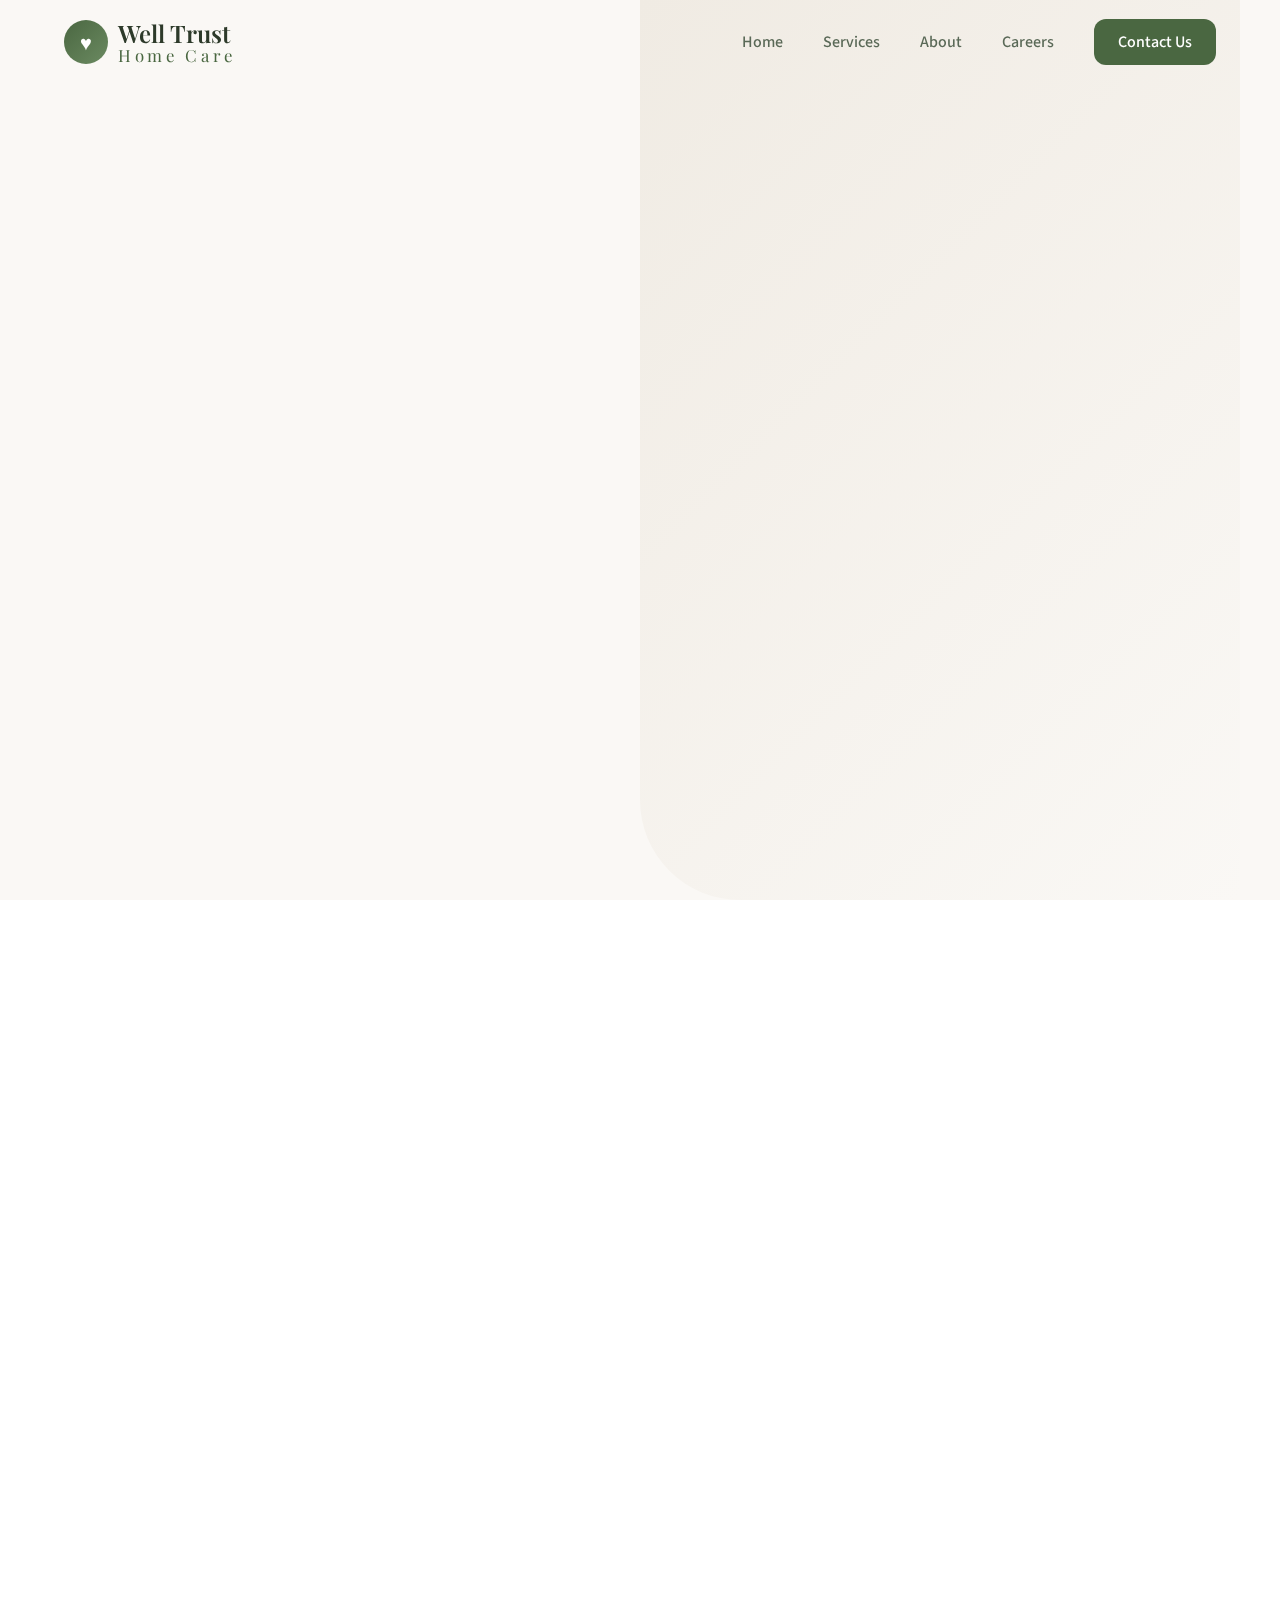
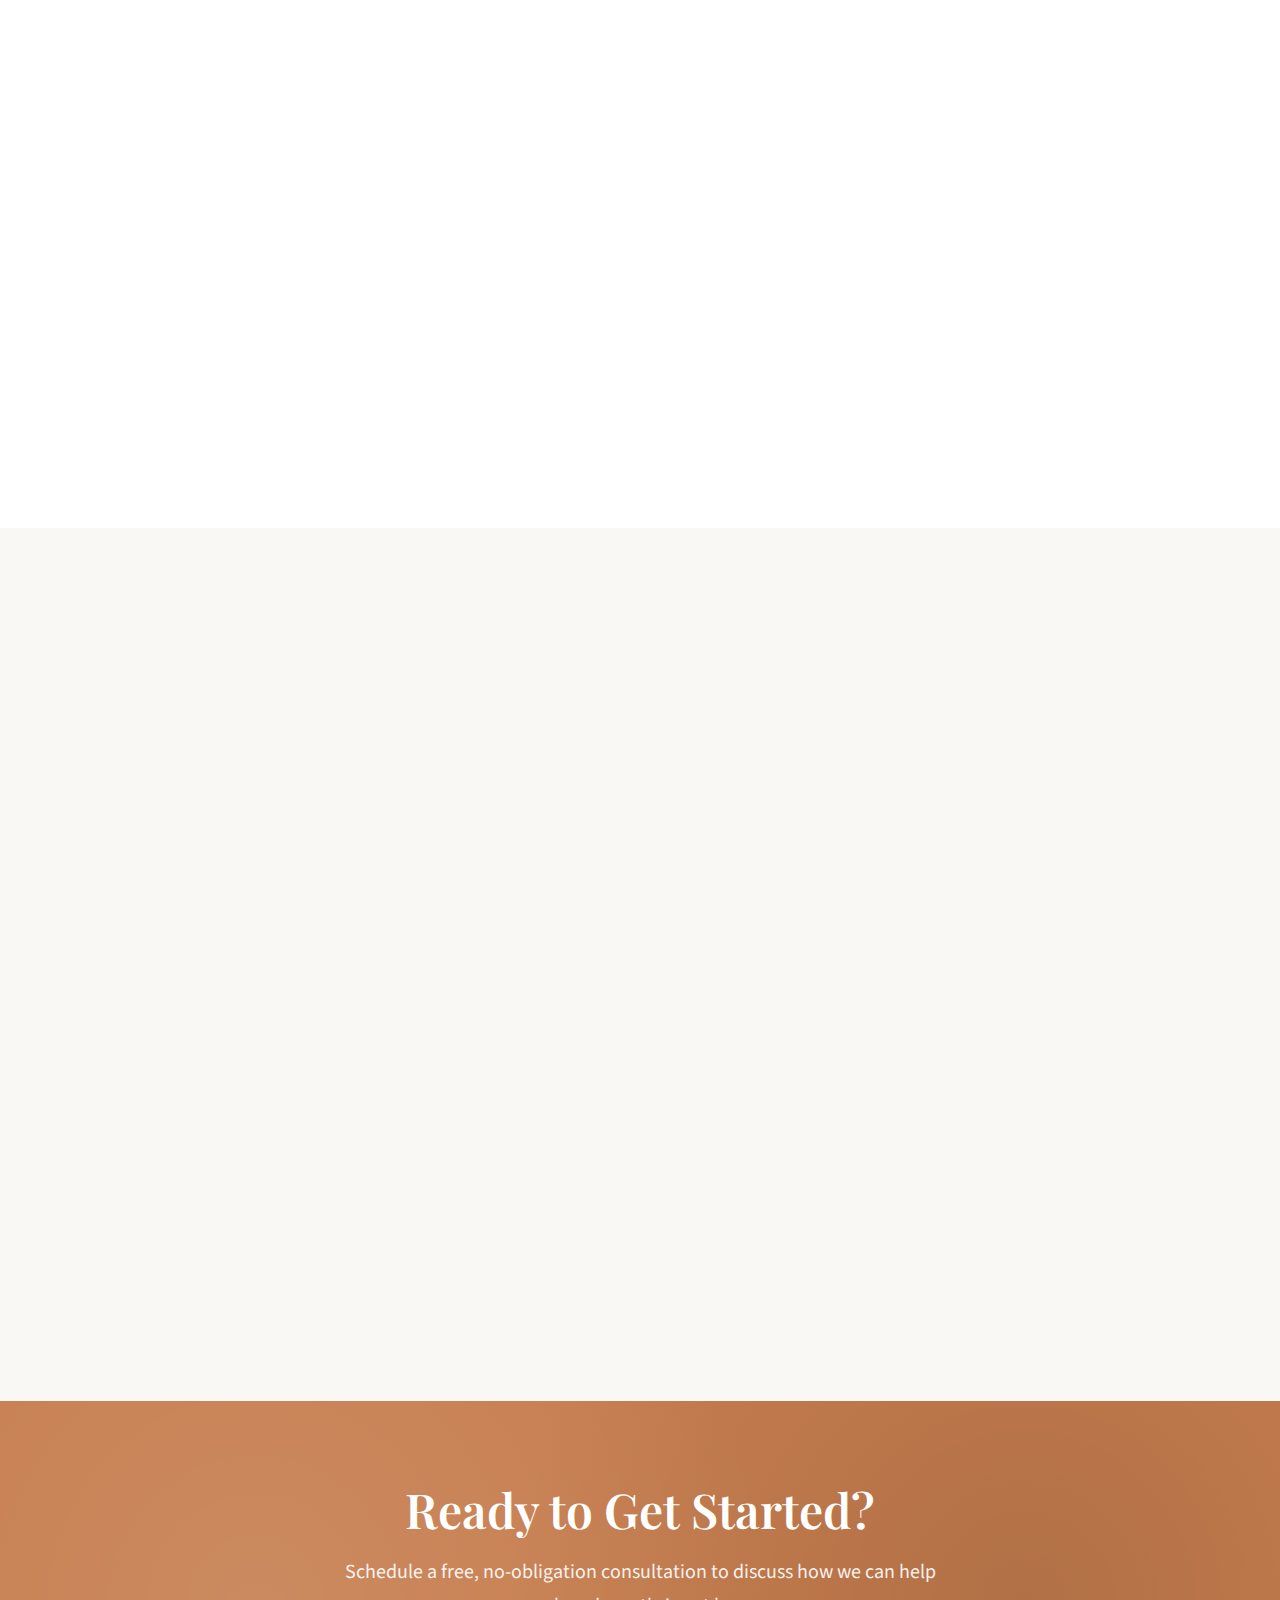
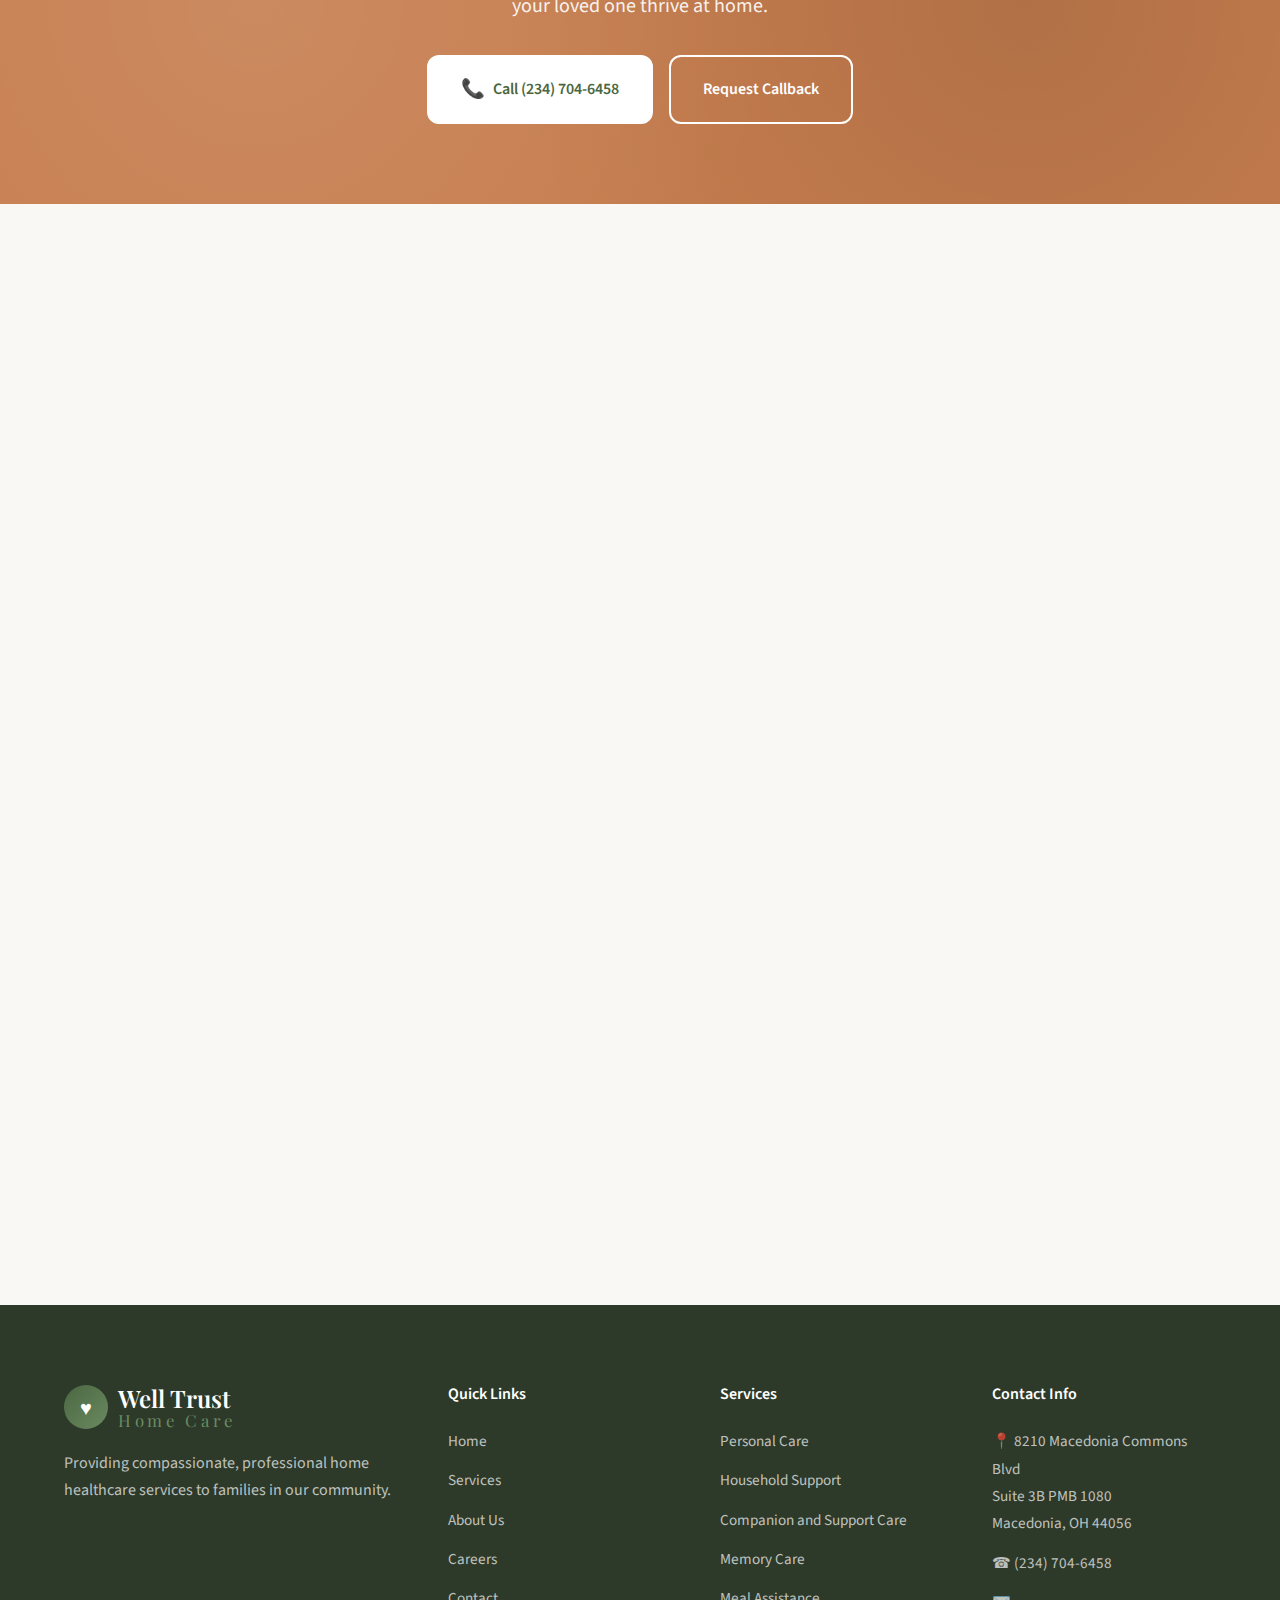
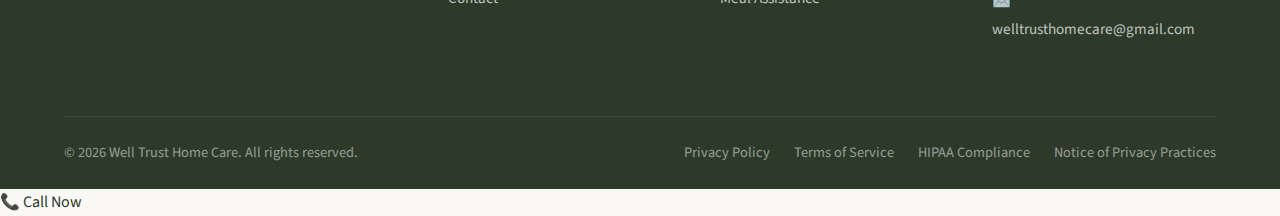
<file: index.html>
<!DOCTYPE html>
<html lang="en">
<head>
    <meta charset="UTF-8">
    <meta name="viewport" content="width=device-width, initial-scale=1.0">
    <title>Well Trust Home Care | Compassionate Care at Home</title>
    <link rel="icon" type="image/svg+xml" href="images/favicon.svg">
    <link rel="preconnect" href="https://fonts.googleapis.com">
    <link rel="preconnect" href="https://fonts.gstatic.com" crossorigin>
    <link href="https://fonts.googleapis.com/css2?family=Playfair+Display:wght@400;500;600;700&family=Source+Sans+3:wght@300;400;500;600&display=swap" rel="stylesheet">
    <link rel="stylesheet" href="styles.css">
</head>
<body>
    <!-- Navigation -->
    <nav class="navbar" id="navbar">
        <div class="nav-container">
            <a href="#" class="logo">
                <span class="logo-icon">♥</span>
                <span class="logo-text">Well Trust<span class="logo-accent">Home Care</span></span>
            </a>
            <ul class="nav-links" id="nav-links">
                <li><a href="#home">Home</a></li>
                <li><a href="#services">Services</a></li>
                <li><a href="#about">About</a></li>
                <li><a href="careers.html">Careers</a></li>
                <li><a href="#contact" class="nav-cta">Contact Us</a></li>
            </ul>
            <button class="mobile-menu-btn" id="mobile-menu-btn" aria-label="Toggle menu">
                <span></span>
                <span></span>
                <span></span>
            </button>
        </div>
    </nav>

    <!-- Hero Section -->
    <section class="hero" id="home">
        <div class="hero-bg"></div>
        <div class="hero-content">
            <h1>Compassionate Care<br><span class="highlight">In the Comfort of Home</span></h1>
            <p class="hero-description">We provide personalized, professional home healthcare services that help your loved ones live independently with dignity and peace of mind.</p>
            <div class="hero-actions">
                <a href="#contact" class="btn btn-primary">Schedule a Consultation</a>
                <a href="#services" class="btn btn-secondary">Our Services</a>
            </div>
            <div class="hero-stats">
                <div class="stat">
                    <span class="stat-number">100%</span>
                    <span class="stat-label">Committed</span>
                </div>
                <div class="stat">
                    <span class="stat-number">✓</span>
                    <span class="stat-label">Background Checked</span>
                </div>
                <div class="stat">
                    <span class="stat-number">✓</span>
                    <span class="stat-label">Certified Caregivers</span>
                </div>
            </div>
        </div>
        <div class="hero-image">
            <div class="image-frame">
                <img src="images/onArmchair.jpg" alt="Caregiver reading with elderly woman in a warm home setting" class="hero-img">
            </div>
            <div class="floating-card card-1">
                <span class="card-icon">✓</span>
                <span>Licensed & Insured</span>
            </div>
            <div class="floating-card card-2">
                <span class="card-icon">♥</span>
                <span>Personalized Plans</span>
            </div>
        </div>
    </section>

    <!-- Services Section -->
    <section class="services" id="services">
        <div class="container">
            <div class="section-header">
                <span class="section-tag">What We Offer</span>
                <h2>Our Care Services</h2>
                <p>Comprehensive home healthcare tailored to meet the unique needs of each individual we serve.</p>
            </div>
            <div class="services-grid">
                <div class="service-card">
                    <div class="service-icon">🧑‍🤝‍🧑</div>
                    <h3>Personal Care</h3>
                    <p>Assistance with daily activities including bathing, dressing, grooming, and mobility support to maintain independence.</p>
                    <a href="#contact" class="service-link" data-service="personal">Learn More →</a>
                </div>
                <div class="service-card featured">
                    <div class="featured-badge">Most Popular</div>
                    <div class="service-icon">🏡</div>
                    <h3>Household Support</h3>
                    <p>Light housekeeping, laundry, dishes, bed making, grocery shopping, and errands.</p>
                    <a href="#contact" class="service-link" data-service="household">Learn More →</a>
                </div>
                <div class="service-card">
                    <div class="service-icon">🤝</div>
                    <h3>Companion and Support Care</h3>
                    <p>Meaningful companionship, conversation, and engagement in activities that promote mental and emotional well-being.</p>
                    <a href="#contact" class="service-link" data-service="companion">Learn More →</a>
                </div>
                <div class="service-card">
                    <div class="service-icon">🧠</div>
                    <h3>Memory Care</h3>
                    <p>Specialized support for individuals with Alzheimer's or dementia, focused on safety, routine, and cognitive engagement.</p>
                    <a href="#contact" class="service-link" data-service="memory">Learn More →</a>
                </div>
                <div class="service-card">
                    <div class="service-icon">🍽️</div>
                    <h3>Meal Assistance</h3>
                    <p>Meal preparation and assistance with eating and hydration.</p>
                    <a href="#contact" class="service-link" data-service="meal">Learn More →</a>
                </div>
                <div class="service-card">
                    <div class="service-icon">💊</div>
                    <h3>Medication Reminders</h3>
                    <p>Reminding clients to take medications as prescribed (no administration).</p>
                    <a href="#contact" class="service-link" data-service="medication">Learn More →</a>
                </div>
            </div>
        </div>
    </section>

    <!-- About Section -->
    <section class="about" id="about">
        <div class="container">
            <div class="about-grid">
                <div class="about-images">
                    <div class="about-image main">
                        <img src="images/oldman.jpg" alt="Caregiver holding hands with elderly man in a cozy living room" class="about-img">
                    </div>
                    <div class="about-image secondary">
                        <img src="images/attheDoor.png" alt="Caregiver arriving at door greeted by elderly couple" class="about-img-secondary">
                    </div>
                </div>
                <div class="about-content">
                    <span class="section-tag">About Us</span>
                    <h2>Caring for Your Family Like Our Own</h2>
                    <p class="lead">At Well Trust Home Care, we believe everyone deserves to age with grace, dignity, and the comfort of their own home.</p>
                    <p>Our mission has always been simple: provide exceptional, compassionate care that treats every client like family. Our team of certified caregivers, nurses, and therapists are carefully selected not just for their skills, but for their genuine passion for helping others.</p>
                    <div class="values-grid">
                        <div class="value">
                            <span class="value-icon">✓</span>
                            <div>
                                <strong>Background Checked</strong>
                                <span>All caregivers fully vetted</span>
                            </div>
                        </div>
                        <div class="value">
                            <span class="value-icon">✓</span>
                            <div>
                                <strong>Certified Staff</strong>
                                <span>Licensed & trained professionals</span>
                            </div>
                        </div>
                        <div class="value">
                            <span class="value-icon">✓</span>
                            <div>
                                <strong>Flexible Scheduling</strong>
                                <span>Care when you need it</span>
                            </div>
                        </div>
                        <div class="value">
                            <span class="value-icon">✓</span>
                            <div>
                                <strong>Family Updates</strong>
                                <span>Regular communication</span>
                            </div>
                        </div>
                    </div>
                    <a href="#contact" class="btn btn-primary">Meet Our Team</a>
                </div>
            </div>
        </div>
    </section>

    <!-- CTA Section -->
    <section class="cta">
        <div class="container">
            <div class="cta-content">
                <h2>Ready to Get Started?</h2>
                <p>Schedule a free, no-obligation consultation to discuss how we can help your loved one thrive at home.</p>
                <div class="cta-actions">
                    <a href="tel:+12347046458" class="btn btn-white">
                        <span class="btn-icon">📞</span>
                        Call (234) 704-6458
                    </a>
                    <a href="#contact" class="btn btn-outline-white">Request Callback</a>
                </div>
            </div>
        </div>
    </section>

    <!-- Contact Section -->
    <section class="contact" id="contact">
        <div class="container">
            <div class="contact-grid">
                <div class="contact-info">
                    <span class="section-tag">Get In Touch</span>
                    <h2>Let's Talk About Care</h2>
                    <p>We're here to answer your questions and help you find the right care solution for your family.</p>
                    
                    <div class="contact-details">
                        <div class="contact-item">
                            <span class="contact-icon"><span>📍</span></span>
                            <div>
                                <strong>Address</strong>
                                <span>8210 Macedonia Commons Blvd<br>Suite 3B PMB 1080<br>Macedonia, OH 44056</span>
                            </div>
                        </div>
                        <div class="contact-item">
                            <span class="contact-icon"><span>☎️</span></span>
                            <div>
                                <strong>Call Us</strong>
                                <span>(234) 704-6458</span>
                            </div>
                        </div>
                        <div class="contact-item">
                            <span class="contact-icon"><span>📮</span></span>
                            <div>
                                <strong>Email Us</strong>
                                <span>welltrusthomecare@gmail.com</span>
                            </div>
                        </div>
                        <div class="contact-item">
                            <span class="contact-icon"><span>⏰</span></span>
                            <div>
                                <strong>Office Hours</strong>
                                <span>Mon-Fri: 9am - 6pm<br>24/7 Care Available</span>
                            </div>
                        </div>
                    </div>
                </div>
                <div class="contact-form-wrapper">
                    <form class="contact-form" id="contact-form" name="contact" method="POST" action="/" data-netlify="true" netlify>
                        <input type="hidden" name="form-name" value="contact">
                        <h3>Request a Consultation</h3>
                        <div class="form-row">
                            <div class="form-group">
                                <label for="firstName">First Name</label>
                                <input type="text" id="firstName" name="firstName" required>
                            </div>
                            <div class="form-group">
                                <label for="lastName">Last Name</label>
                                <input type="text" id="lastName" name="lastName" required>
                            </div>
                        </div>
                        <div class="form-group">
                            <label for="email">Email Address</label>
                            <input type="email" id="email" name="email" required>
                        </div>
                        <div class="form-group">
                            <label for="phone">Phone Number</label>
                            <input type="tel" id="phone" name="phone" required>
                        </div>
                        <div class="form-group">
                            <label for="service">Service Interested In</label>
                            <select id="service" name="service">
                                <option value="">Select a service...</option>
                                <option value="personal">Personal Care</option>
                                <option value="household">Household Support</option>
                                <option value="companion">Companion and Support Care</option>
                                <option value="memory">Memory Care</option>
                                <option value="meal">Meal Assistance</option>
                                <option value="medication">Medication Reminders</option>
                                <option value="other">Other / Not Sure</option>
                            </select>
                        </div>
                        <div class="form-group">
                            <label for="message">Tell Us About Your Needs</label>
                            <textarea id="message" name="message" rows="4" placeholder="Please share any details about the care you're looking for..."></textarea>
                        </div>
                        <button type="submit" class="btn btn-primary btn-full">Send Request</button>
                        <p class="form-note">We'll respond within 24 hours. Your information is kept confidential.</p>
                    </form>
                </div>
            </div>
        </div>
    </section>

    <!-- Footer -->
    <footer class="footer">
        <div class="container">
            <div class="footer-grid">
                <div class="footer-brand">
                    <a href="#" class="logo">
                        <span class="logo-icon">♥</span>
                        <span class="logo-text">Well Trust<span class="logo-accent">Home Care</span></span>
                    </a>
                    <p>Providing compassionate, professional home healthcare services to families in our community.</p>
                </div>
                <div class="footer-links">
                    <h4>Quick Links</h4>
                    <ul>
                        <li><a href="#home">Home</a></li>
                        <li><a href="#services">Services</a></li>
                        <li><a href="#about">About Us</a></li>
                        <li><a href="careers.html">Careers</a></li>
                        <li><a href="#contact">Contact</a></li>
                    </ul>
                </div>
                <div class="footer-links">
                    <h4>Services</h4>
                    <ul>
                        <li><a href="#services">Personal Care</a></li>
                        <li><a href="#services">Household Support</a></li>
                        <li><a href="#services">Companion and Support Care</a></li>
                        <li><a href="#services">Memory Care</a></li>
                        <li><a href="#services">Meal Assistance</a></li>
                    </ul>
                </div>
                <div class="footer-contact">
                    <h4>Contact Info</h4>
                    <p>📍 8210 Macedonia Commons Blvd<br>Suite 3B PMB 1080<br>Macedonia, OH 44056</p>
                    <p>☎ (234) 704-6458</p>
                    <p>✉️ welltrusthomecare@gmail.com</p>
                </div>
            </div>
            <div class="footer-bottom">
                <p>&copy; 2026 Well Trust Home Care. All rights reserved.</p>
                <div class="footer-legal">
                    <a href="privacy-policy.html">Privacy Policy</a>
                    <a href="terms-of-service.html">Terms of Service</a>
                    <a href="hipaa-compliance.html">HIPAA Compliance</a>
                    <a href="notice-of-privacy-practices.html">Notice of Privacy Practices</a>
                </div>
            </div>
        </div>
    </footer>

    <!-- Mobile Sticky Call Button -->
    <a href="tel:+12347046458" class="mobile-call-btn">
        <span class="call-icon">📞</span>
        Call Now
    </a>

    <script src="script.js"></script>
</body>
</html>
</file>
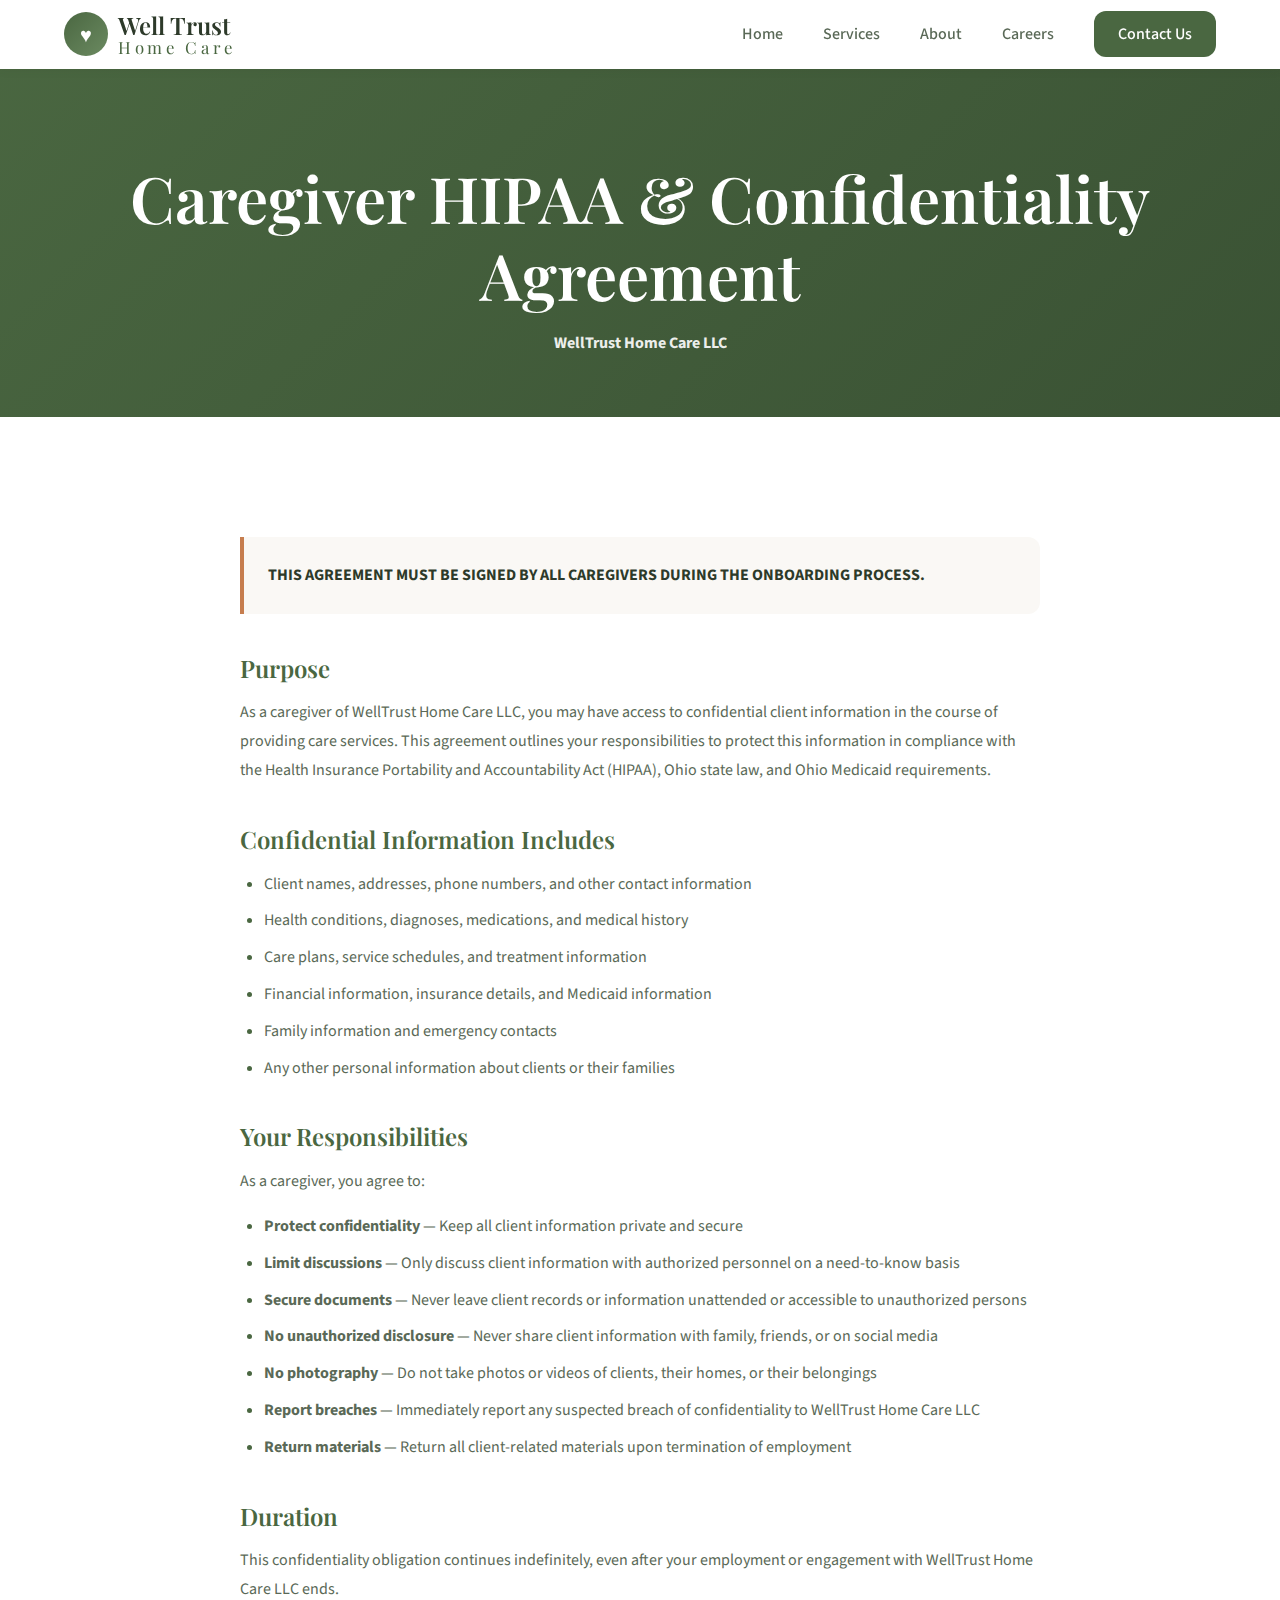
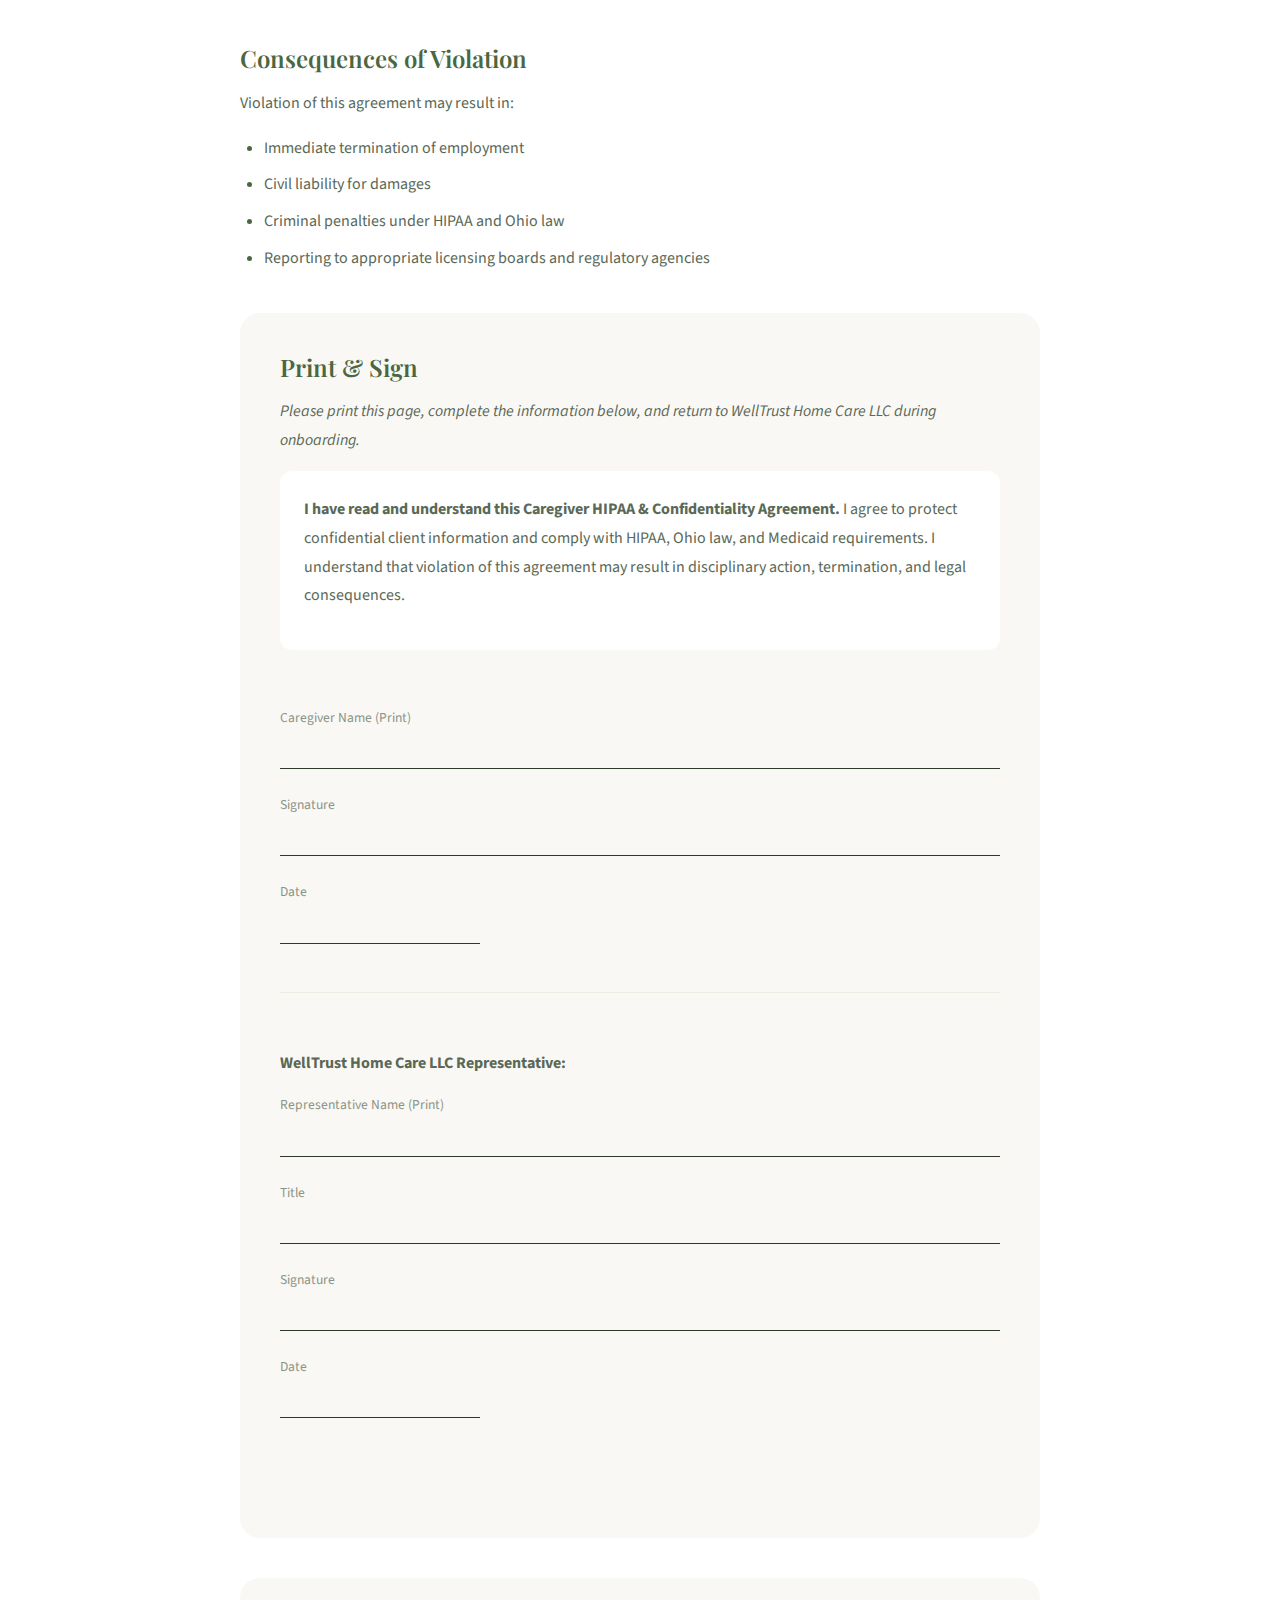
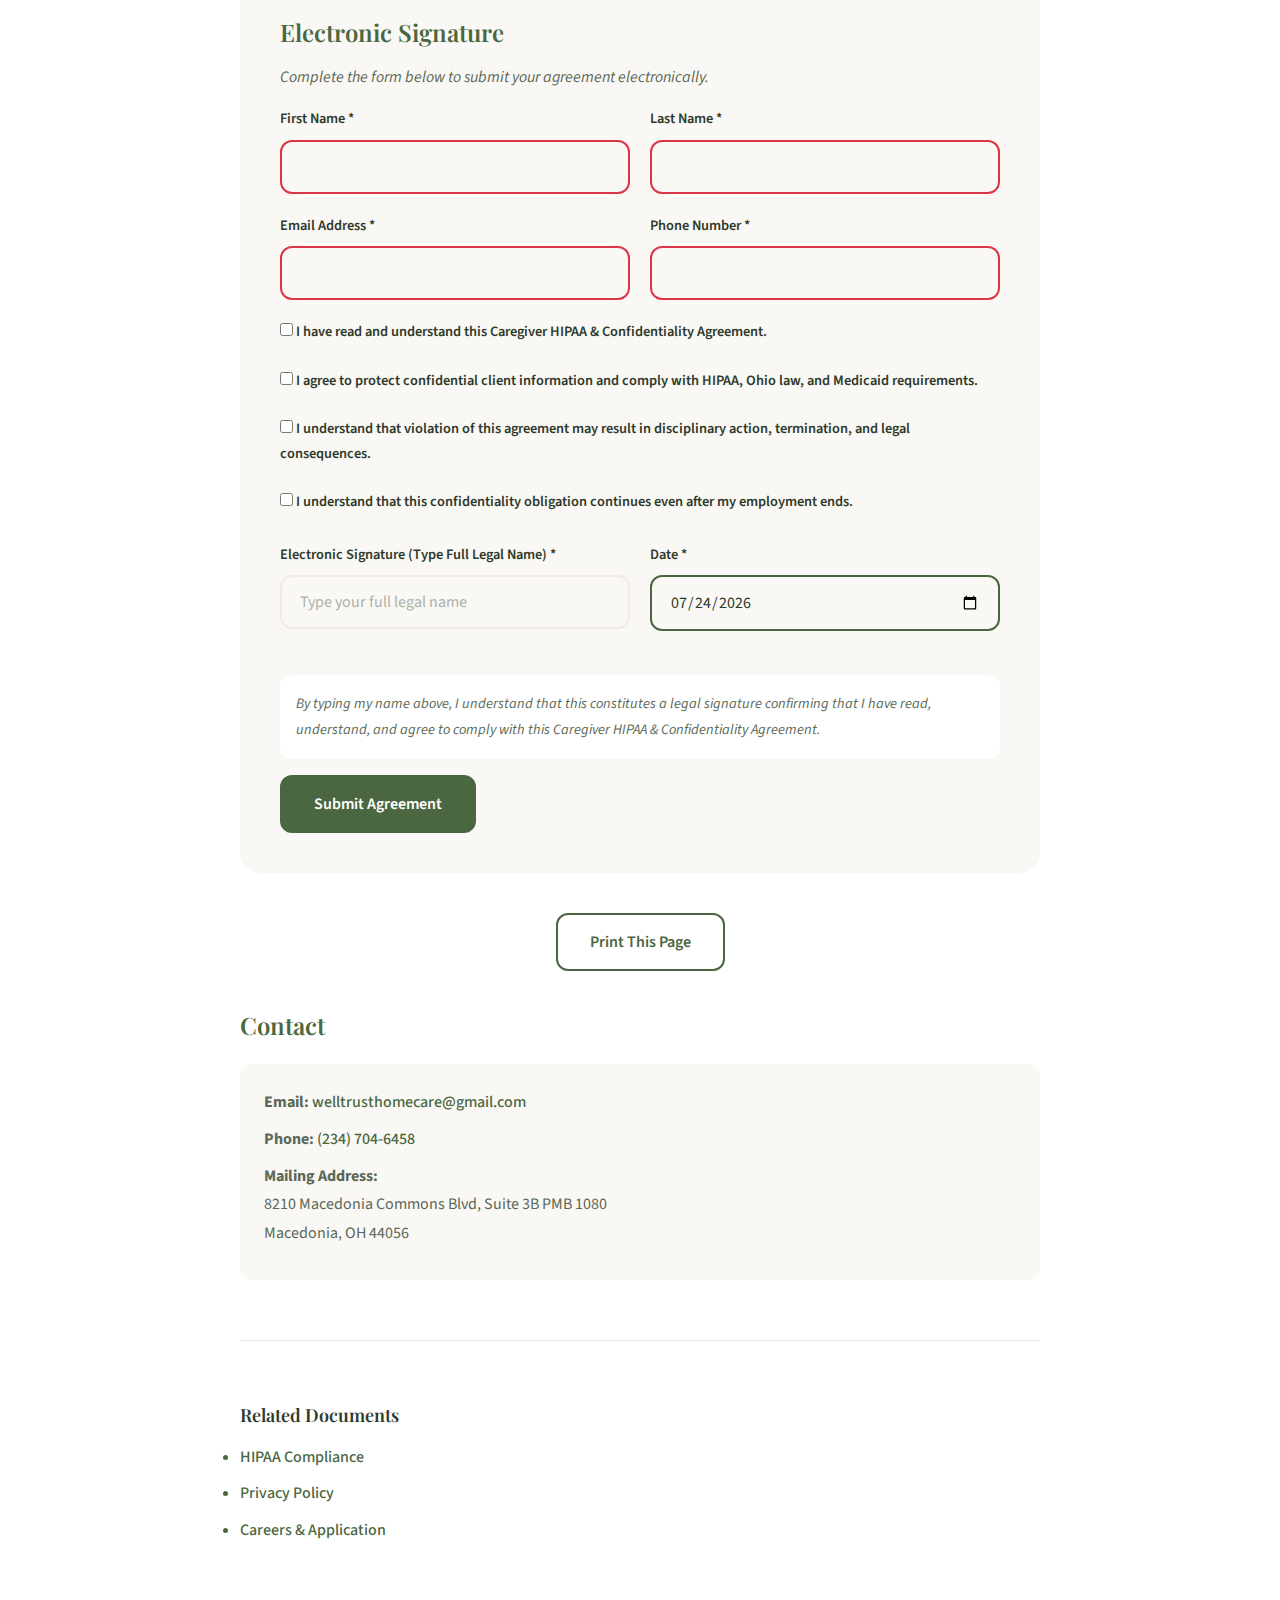
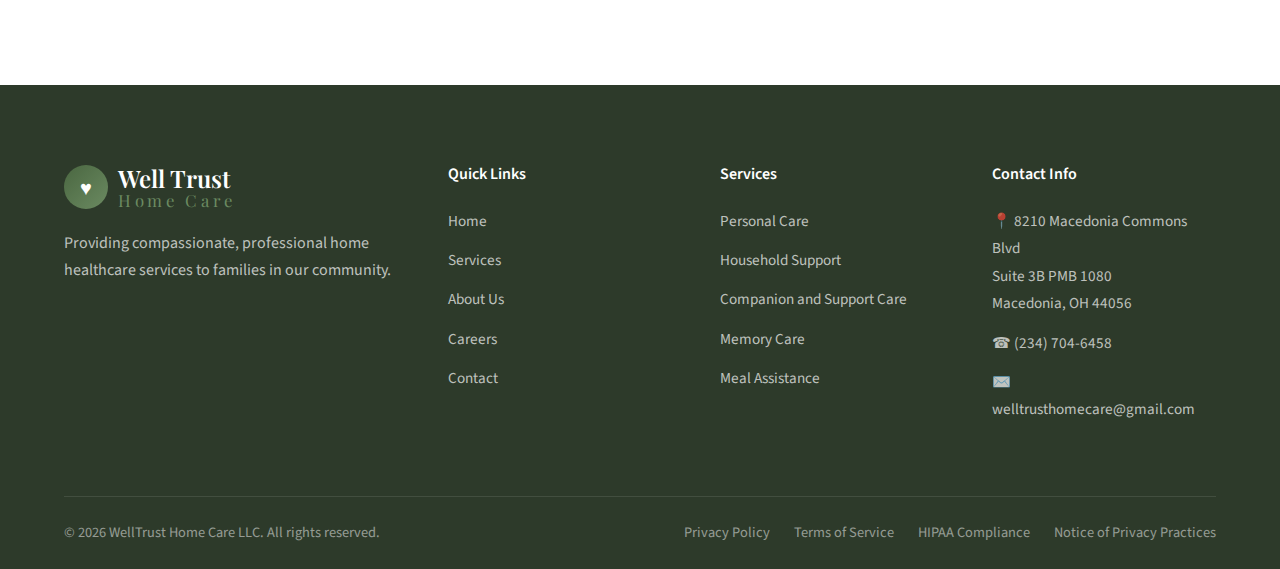
<file: caregiver-agreement.html>
<!DOCTYPE html>
<html lang="en">
<head>
    <meta charset="UTF-8">
    <meta name="viewport" content="width=device-width, initial-scale=1.0">
    <title>Caregiver HIPAA & Confidentiality Agreement | WellTrust Home Care LLC</title>
    <link rel="icon" type="image/svg+xml" href="images/favicon.svg">
    <link rel="preconnect" href="https://fonts.googleapis.com">
    <link rel="preconnect" href="https://fonts.gstatic.com" crossorigin>
    <link href="https://fonts.googleapis.com/css2?family=Playfair+Display:wght@400;500;600;700&family=Source+Sans+3:wght@300;400;500;600&display=swap" rel="stylesheet">
    <link rel="stylesheet" href="styles.css">
</head>
<body class="page-legal">
    <!-- Navigation -->
    <nav class="navbar scrolled" id="navbar">
        <div class="nav-container">
            <a href="index.html" class="logo">
                <span class="logo-icon">♥</span>
                <span class="logo-text">Well Trust<span class="logo-accent">Home Care</span></span>
            </a>
            <ul class="nav-links" id="nav-links">
                <li><a href="index.html">Home</a></li>
                <li><a href="index.html#services">Services</a></li>
                <li><a href="index.html#about">About</a></li>
                <li><a href="careers.html">Careers</a></li>
                <li><a href="index.html#contact" class="nav-cta">Contact Us</a></li>
            </ul>
            <button class="mobile-menu-btn" id="mobile-menu-btn" aria-label="Toggle menu">
                <span></span>
                <span></span>
                <span></span>
            </button>
        </div>
    </nav>

    <!-- Legal Page Header -->
    <section class="legal-hero">
        <div class="container">
            <h1>Caregiver HIPAA & Confidentiality Agreement</h1>
            <p class="legal-meta"><strong>WellTrust Home Care LLC</strong></p>
        </div>
    </section>

    <!-- Legal Content -->
    <section class="legal-content">
        <div class="container">
            <div class="legal-container">
                <div class="legal-important">
                    <p><strong>THIS AGREEMENT MUST BE SIGNED BY ALL CAREGIVERS DURING THE ONBOARDING PROCESS.</strong></p>
                </div>

                <h2>Purpose</h2>
                <p>
                    As a caregiver of WellTrust Home Care LLC, you may have access to confidential client information in the
                    course of providing care services. This agreement outlines your responsibilities to protect this information
                    in compliance with the Health Insurance Portability and Accountability Act (HIPAA), Ohio state law, and
                    Ohio Medicaid requirements.
                </p>

                <h2>Confidential Information Includes</h2>
                <ul>
                    <li>Client names, addresses, phone numbers, and other contact information</li>
                    <li>Health conditions, diagnoses, medications, and medical history</li>
                    <li>Care plans, service schedules, and treatment information</li>
                    <li>Financial information, insurance details, and Medicaid information</li>
                    <li>Family information and emergency contacts</li>
                    <li>Any other personal information about clients or their families</li>
                </ul>

                <h2>Your Responsibilities</h2>
                <p>As a caregiver, you agree to:</p>
                <ul>
                    <li><strong>Protect confidentiality</strong> — Keep all client information private and secure</li>
                    <li><strong>Limit discussions</strong> — Only discuss client information with authorized personnel on a need-to-know basis</li>
                    <li><strong>Secure documents</strong> — Never leave client records or information unattended or accessible to unauthorized persons</li>
                    <li><strong>No unauthorized disclosure</strong> — Never share client information with family, friends, or on social media</li>
                    <li><strong>No photography</strong> — Do not take photos or videos of clients, their homes, or their belongings</li>
                    <li><strong>Report breaches</strong> — Immediately report any suspected breach of confidentiality to WellTrust Home Care LLC</li>
                    <li><strong>Return materials</strong> — Return all client-related materials upon termination of employment</li>
                </ul>

                <h2>Duration</h2>
                <p>
                    This confidentiality obligation continues indefinitely, even after your employment or engagement with
                    WellTrust Home Care LLC ends.
                </p>

                <h2>Consequences of Violation</h2>
                <p>
                    Violation of this agreement may result in:
                </p>
                <ul>
                    <li>Immediate termination of employment</li>
                    <li>Civil liability for damages</li>
                    <li>Criminal penalties under HIPAA and Ohio law</li>
                    <li>Reporting to appropriate licensing boards and regulatory agencies</li>
                </ul>

                <!-- Printable Form Section -->
                <div class="printable-form">
                    <h2>Print & Sign</h2>
                    <p class="form-instructions">Please print this page, complete the information below, and return to WellTrust Home Care LLC during onboarding.</p>
                    
                    <div class="agreement-statement">
                        <p>
                            <strong>I have read and understand this Caregiver HIPAA & Confidentiality Agreement.</strong>
                            I agree to protect confidential client information and comply with HIPAA, Ohio law, and
                            Medicaid requirements. I understand that violation of this agreement may result in disciplinary
                            action, termination, and legal consequences.
                        </p>
                    </div>
                    
                    <div class="signature-section">
                        <div class="signature-field">
                            <label>Caregiver Name (Print)</label>
                            <div class="signature-line"></div>
                        </div>
                        
                        <div class="signature-field">
                            <label>Signature</label>
                            <div class="signature-line"></div>
                        </div>
                        
                        <div class="signature-field">
                            <label>Date</label>
                            <div class="signature-line short"></div>
                        </div>
                    </div>

                    <div class="signature-section">
                        <p><strong>WellTrust Home Care LLC Representative:</strong></p>
                        
                        <div class="signature-field">
                            <label>Representative Name (Print)</label>
                            <div class="signature-line"></div>
                        </div>
                        
                        <div class="signature-field">
                            <label>Title</label>
                            <div class="signature-line"></div>
                        </div>
                        
                        <div class="signature-field">
                            <label>Signature</label>
                            <div class="signature-line"></div>
                        </div>
                        
                        <div class="signature-field">
                            <label>Date</label>
                            <div class="signature-line short"></div>
                        </div>
                    </div>
                </div>

                <!-- E-Sign Form Section -->
                <div class="esign-form">
                    <h2>Electronic Signature</h2>
                    <p class="form-instructions">Complete the form below to submit your agreement electronically.</p>
                    
                    <form class="acknowledgment-form" id="caregiver-agreement-form" name="caregiver-hipaa-agreement" method="POST" data-netlify="true">
                        <input type="hidden" name="form-name" value="caregiver-hipaa-agreement">
                        
                        <div class="form-row">
                            <div class="form-group">
                                <label for="cg-firstName">First Name *</label>
                                <input type="text" id="cg-firstName" name="firstName" required>
                            </div>
                            <div class="form-group">
                                <label for="cg-lastName">Last Name *</label>
                                <input type="text" id="cg-lastName" name="lastName" required>
                            </div>
                        </div>
                        
                        <div class="form-row">
                            <div class="form-group">
                                <label for="cg-email">Email Address *</label>
                                <input type="email" id="cg-email" name="email" required>
                            </div>
                            <div class="form-group">
                                <label for="cg-phone">Phone Number *</label>
                                <input type="tel" id="cg-phone" name="phone" required>
                            </div>
                        </div>
                        
                        <div class="form-group">
                            <div class="checkbox-group agreement-checkboxes">
                                <label class="checkbox-label">
                                    <input type="checkbox" name="readAgreement" required>
                                    I have read and understand this Caregiver HIPAA & Confidentiality Agreement.
                                </label>
                                <label class="checkbox-label">
                                    <input type="checkbox" name="agreeProtect" required>
                                    I agree to protect confidential client information and comply with HIPAA, Ohio law, and Medicaid requirements.
                                </label>
                                <label class="checkbox-label">
                                    <input type="checkbox" name="understandConsequences" required>
                                    I understand that violation of this agreement may result in disciplinary action, termination, and legal consequences.
                                </label>
                                <label class="checkbox-label">
                                    <input type="checkbox" name="obligationContinues" required>
                                    I understand that this confidentiality obligation continues even after my employment ends.
                                </label>
                            </div>
                        </div>
                        
                        <div class="form-row">
                            <div class="form-group">
                                <label for="cg-signature">Electronic Signature (Type Full Legal Name) *</label>
                                <input type="text" id="cg-signature" name="signature" required placeholder="Type your full legal name">
                            </div>
                            <div class="form-group">
                                <label for="cg-date">Date *</label>
                                <input type="date" id="cg-date" name="signatureDate" required>
                            </div>
                        </div>
                        
                        <p class="esign-disclaimer">
                            By typing my name above, I understand that this constitutes a legal signature confirming that I
                            have read, understand, and agree to comply with this Caregiver HIPAA & Confidentiality Agreement.
                        </p>
                        
                        <button type="submit" class="btn btn-primary">Submit Agreement</button>
                    </form>
                </div>

                <div class="print-actions no-print">
                    <button onclick="window.print()" class="btn btn-secondary">Print This Page</button>
                </div>

                <h2>Contact</h2>
                <div class="legal-contact">
                    <p><strong>Email:</strong> <a href="mailto:welltrusthomecare@gmail.com">welltrusthomecare@gmail.com</a></p>
                    <p><strong>Phone:</strong> <a href="tel:+12347046458">(234) 704-6458</a></p>
                    <p><strong>Mailing Address:</strong><br>
                    8210 Macedonia Commons Blvd, Suite 3B PMB 1080<br>
                    Macedonia, OH 44056</p>
                </div>

                <div class="legal-nav">
                    <h3>Related Documents</h3>
                    <ul>
                        <li><a href="hipaa-compliance.html">HIPAA Compliance</a></li>
                        <li><a href="privacy-policy.html">Privacy Policy</a></li>
                        <li><a href="careers.html">Careers & Application</a></li>
                    </ul>
                </div>
            </div>
        </div>
    </section>

    <!-- Footer -->
    <footer class="footer no-print">
        <div class="container">
            <div class="footer-grid">
                <div class="footer-brand">
                    <a href="index.html" class="logo">
                        <span class="logo-icon">♥</span>
                        <span class="logo-text">Well Trust<span class="logo-accent">Home Care</span></span>
                    </a>
                    <p>Providing compassionate, professional home healthcare services to families in our community.</p>
                </div>
                <div class="footer-links">
                    <h4>Quick Links</h4>
                    <ul>
                        <li><a href="index.html">Home</a></li>
                        <li><a href="index.html#services">Services</a></li>
                        <li><a href="index.html#about">About Us</a></li>
                        <li><a href="careers.html">Careers</a></li>
                        <li><a href="index.html#contact">Contact</a></li>
                    </ul>
                </div>
                <div class="footer-links">
                    <h4>Services</h4>
                    <ul>
                        <li><a href="index.html#services">Personal Care</a></li>
                        <li><a href="index.html#services">Household Support</a></li>
                        <li><a href="index.html#services">Companion and Support Care</a></li>
                        <li><a href="index.html#services">Memory Care</a></li>
                        <li><a href="index.html#services">Meal Assistance</a></li>
                    </ul>
                </div>
                <div class="footer-contact">
                    <h4>Contact Info</h4>
                    <p>📍 8210 Macedonia Commons Blvd<br>Suite 3B PMB 1080<br>Macedonia, OH 44056</p>
                    <p>☎ (234) 704-6458</p>
                    <p>✉️ welltrusthomecare@gmail.com</p>
                </div>
            </div>
            <div class="footer-bottom">
                <p>&copy; 2026 WellTrust Home Care LLC. All rights reserved.</p>
                <div class="footer-legal">
                    <a href="privacy-policy.html">Privacy Policy</a>
                    <a href="terms-of-service.html">Terms of Service</a>
                    <a href="hipaa-compliance.html">HIPAA Compliance</a>
                    <a href="notice-of-privacy-practices.html">Notice of Privacy Practices</a>
                </div>
            </div>
        </div>
    </footer>

    <script src="script.js"></script>
    <script>
        // Set default date to today
        document.getElementById('cg-date').valueAsDate = new Date();
        
        // Handle form submission
        document.getElementById('caregiver-agreement-form').addEventListener('submit', function(e) {
            e.preventDefault();
            
            const formData = new FormData(this);
            
            fetch('/', {
                method: 'POST',
                headers: { 'Content-Type': 'application/x-www-form-urlencoded' },
                body: new URLSearchParams(formData).toString()
            })
            .then(response => {
                if (response.ok) {
                    alert('Thank you! Your HIPAA & Confidentiality Agreement has been submitted successfully.');
                    this.reset();
                    document.getElementById('cg-date').valueAsDate = new Date();
                } else {
                    alert('There was an issue submitting your agreement. Please try again or contact us directly.');
                }
            })
            .catch(error => {
                alert('There was an issue submitting your agreement. Please try again or contact us directly.');
            });
        });
    </script>
</body>
</html>
</file>
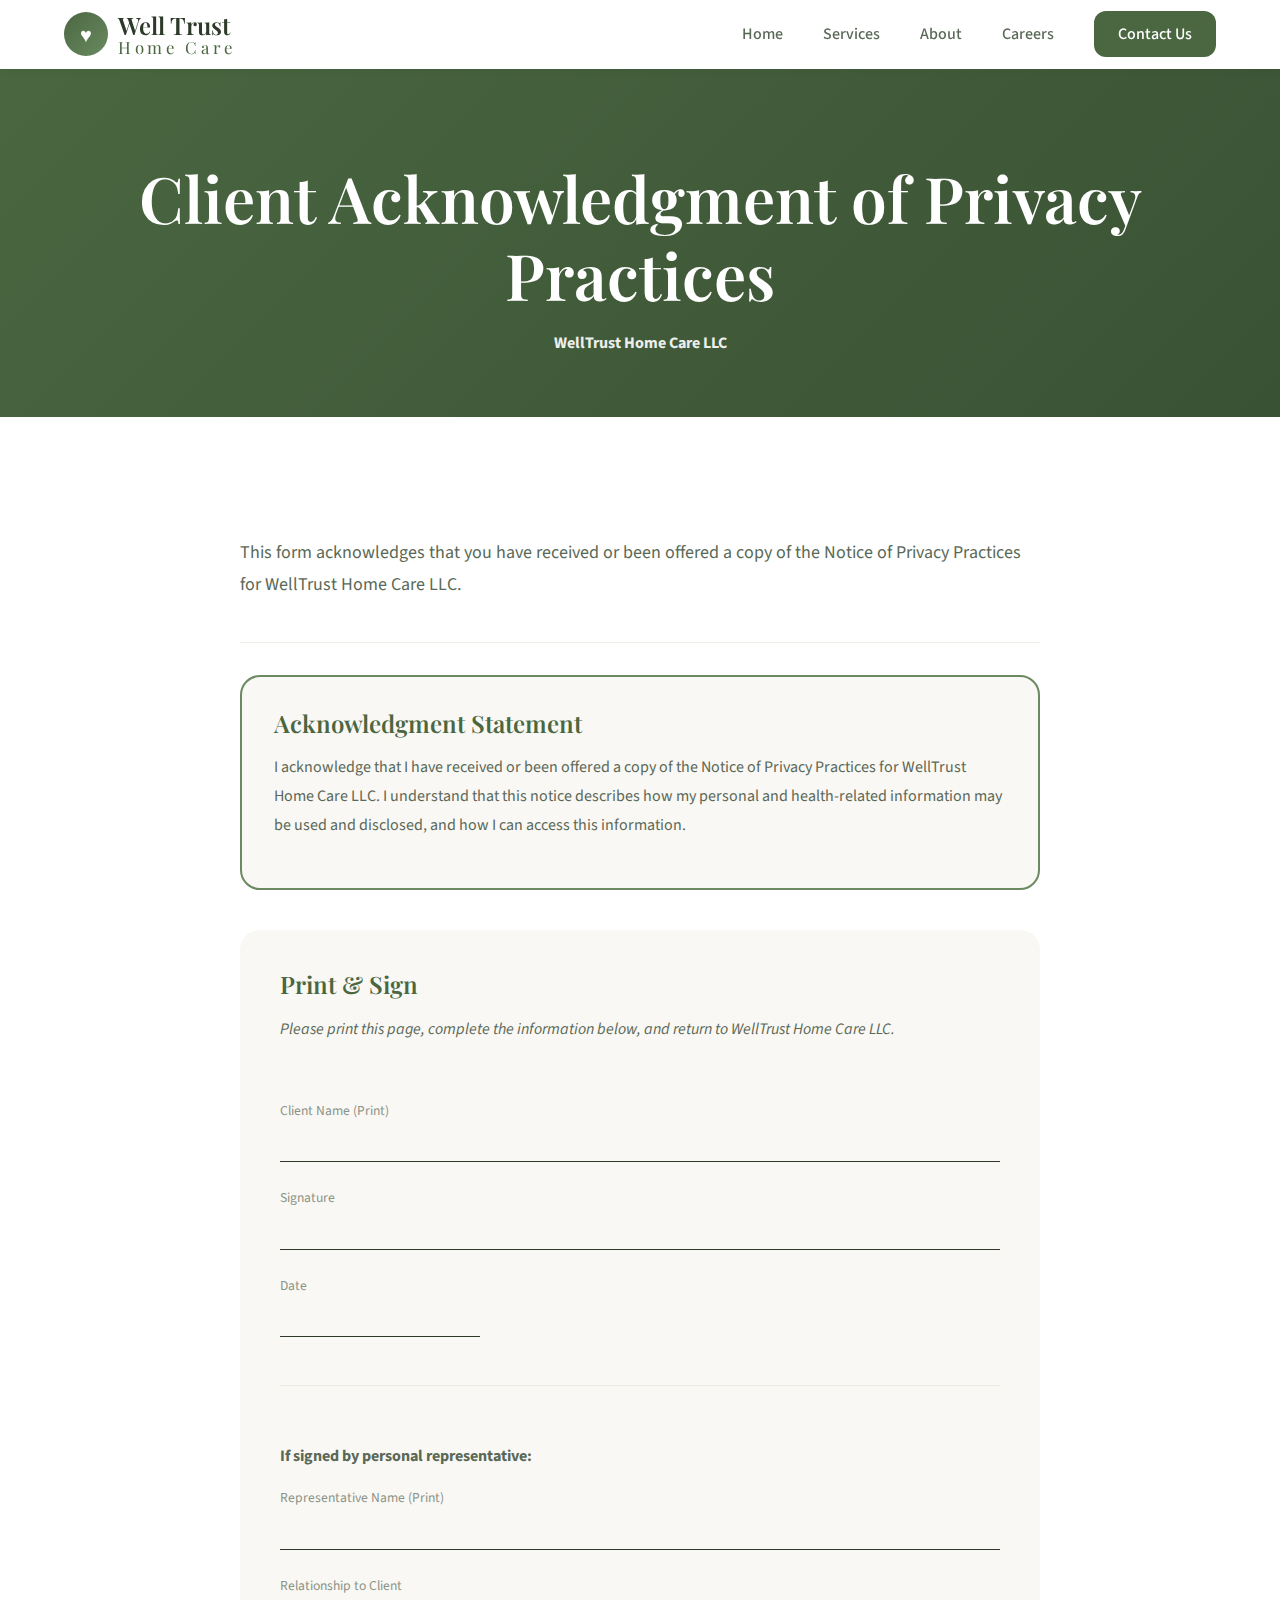
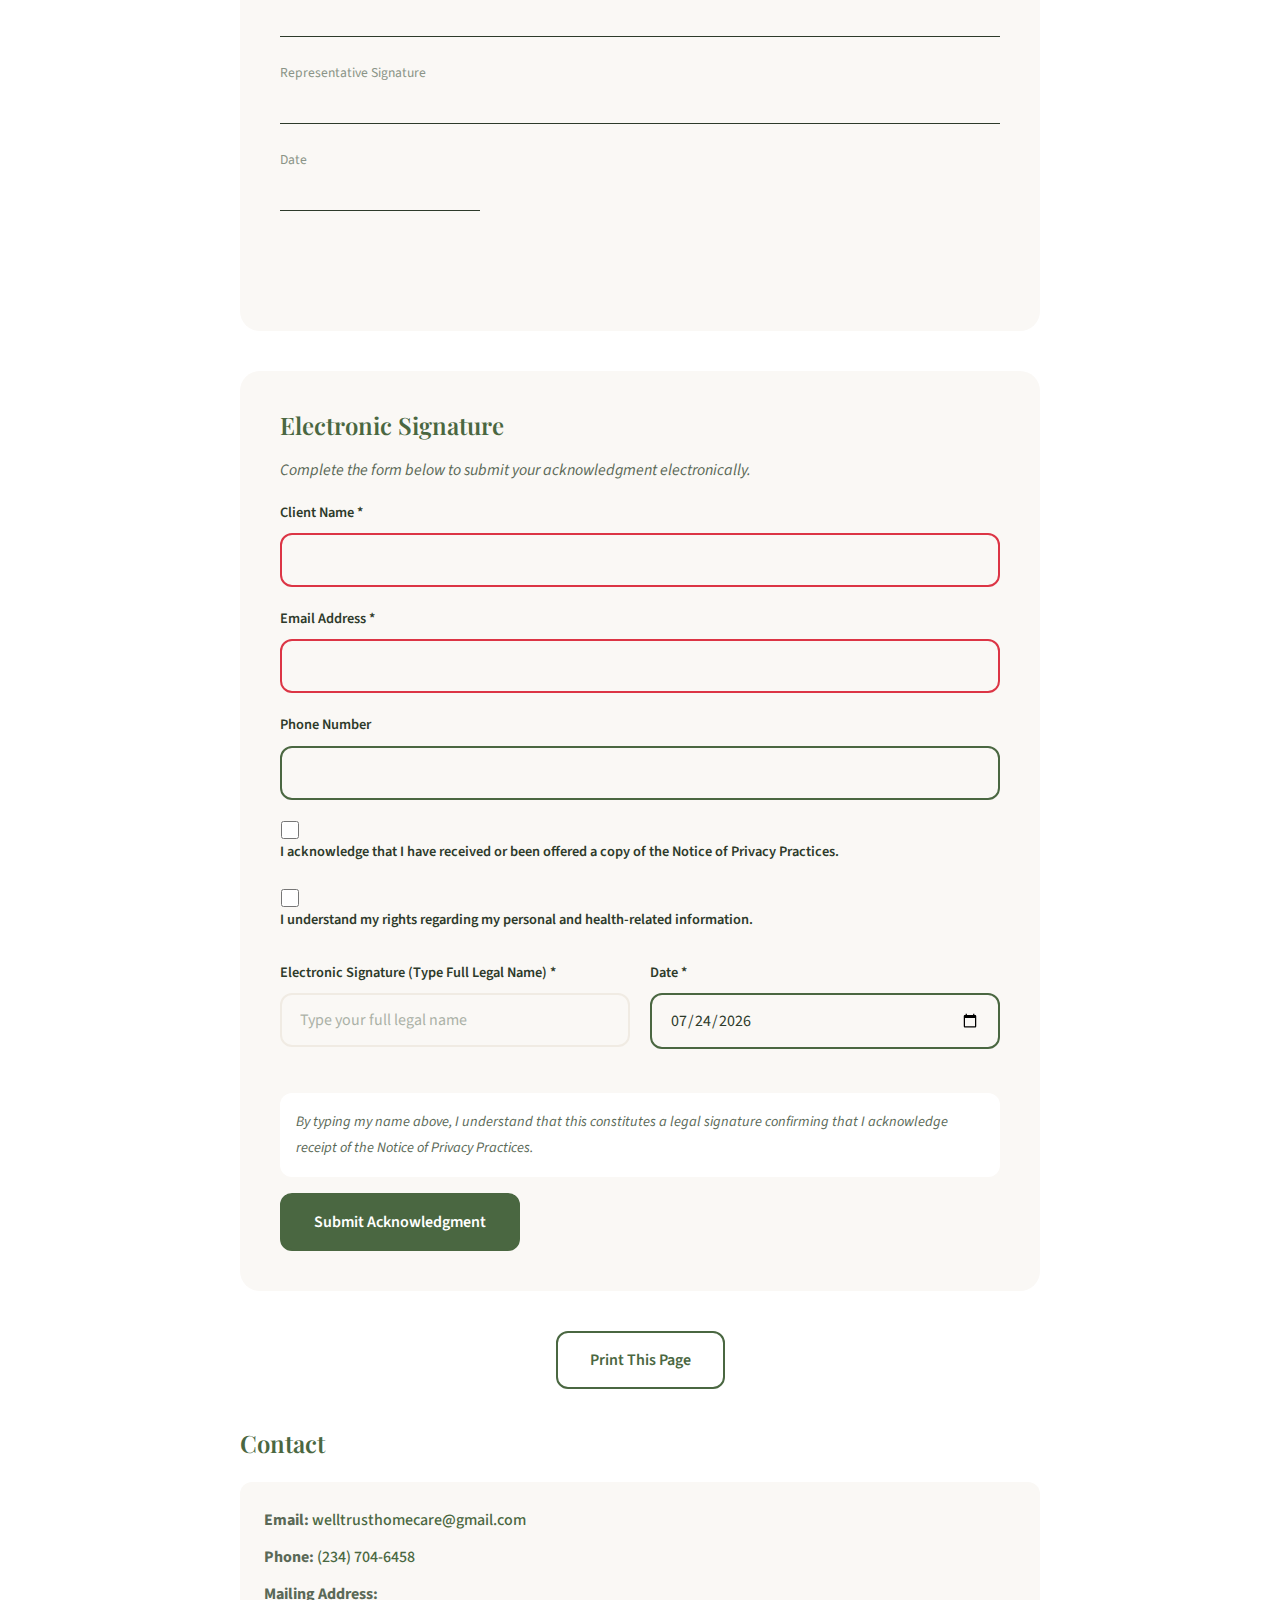
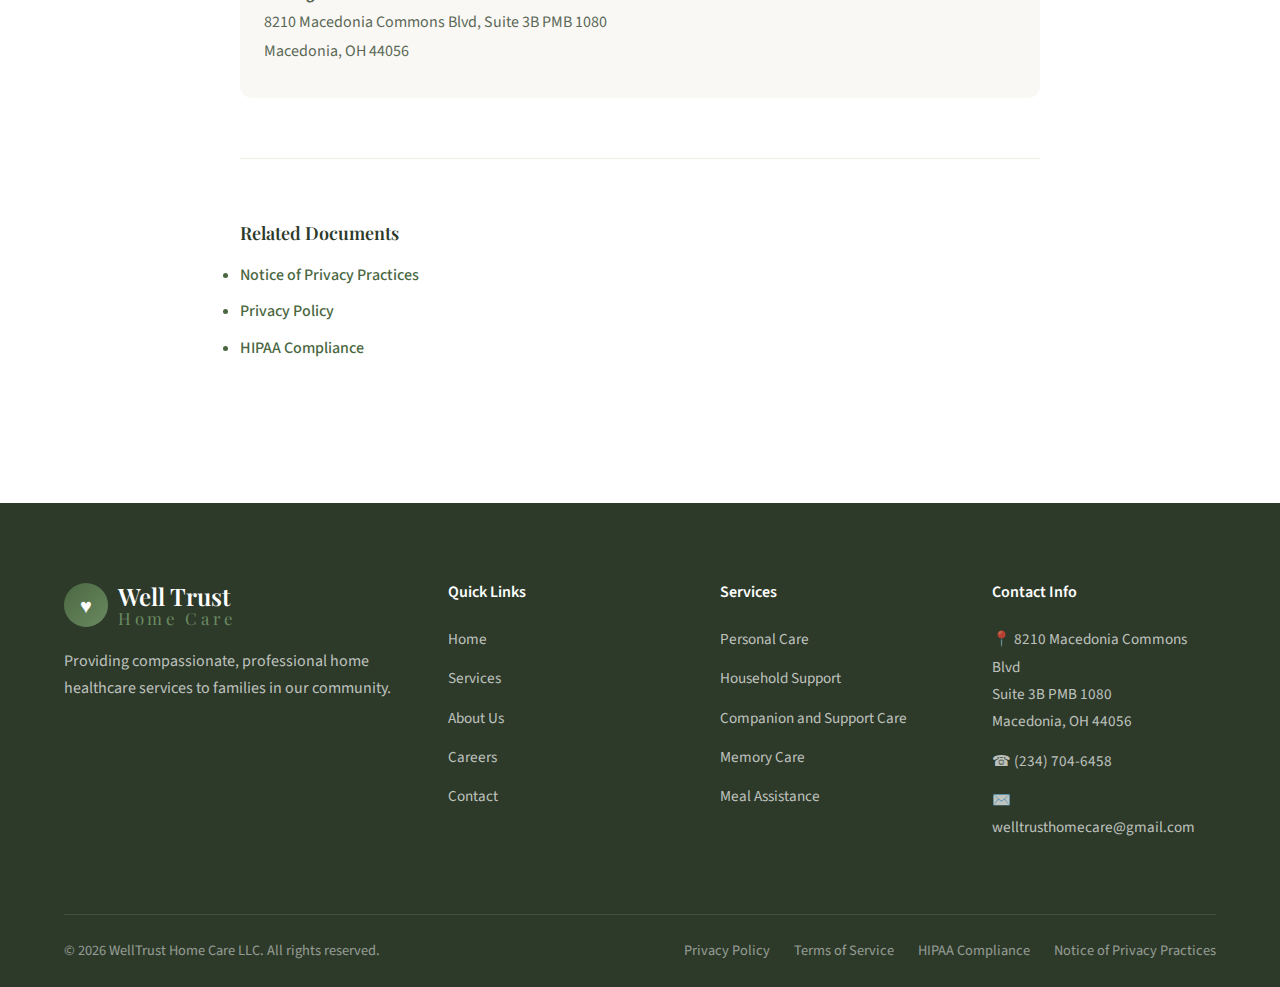
<file: client-acknowledgment.html>
<!DOCTYPE html>
<html lang="en">
<head>
    <meta charset="UTF-8">
    <meta name="viewport" content="width=device-width, initial-scale=1.0">
    <title>Client Acknowledgment | WellTrust Home Care LLC</title>
    <link rel="icon" type="image/svg+xml" href="images/favicon.svg">
    <link rel="preconnect" href="https://fonts.googleapis.com">
    <link rel="preconnect" href="https://fonts.gstatic.com" crossorigin>
    <link href="https://fonts.googleapis.com/css2?family=Playfair+Display:wght@400;500;600;700&family=Source+Sans+3:wght@300;400;500;600&display=swap" rel="stylesheet">
    <link rel="stylesheet" href="styles.css">
</head>
<body class="page-legal">
    <!-- Navigation -->
    <nav class="navbar scrolled" id="navbar">
        <div class="nav-container">
            <a href="index.html" class="logo">
                <span class="logo-icon">♥</span>
                <span class="logo-text">Well Trust<span class="logo-accent">Home Care</span></span>
            </a>
            <ul class="nav-links" id="nav-links">
                <li><a href="index.html">Home</a></li>
                <li><a href="index.html#services">Services</a></li>
                <li><a href="index.html#about">About</a></li>
                <li><a href="careers.html">Careers</a></li>
                <li><a href="index.html#contact" class="nav-cta">Contact Us</a></li>
            </ul>
            <button class="mobile-menu-btn" id="mobile-menu-btn" aria-label="Toggle menu">
                <span></span>
                <span></span>
                <span></span>
            </button>
        </div>
    </nav>

    <!-- Legal Page Header -->
    <section class="legal-hero">
        <div class="container">
            <h1>Client Acknowledgment of Privacy Practices</h1>
            <p class="legal-meta"><strong>WellTrust Home Care LLC</strong></p>
        </div>
    </section>

    <!-- Legal Content -->
    <section class="legal-content">
        <div class="container">
            <div class="legal-container">
                <p class="legal-intro">
                    This form acknowledges that you have received or been offered a copy of the Notice of Privacy Practices
                    for WellTrust Home Care LLC.
                </p>

                <div class="acknowledgment-box">
                    <h2>Acknowledgment Statement</h2>
                    <p>
                        I acknowledge that I have received or been offered a copy of the Notice of Privacy Practices for
                        WellTrust Home Care LLC. I understand that this notice describes how my personal and health-related
                        information may be used and disclosed, and how I can access this information.
                    </p>
                </div>

                <!-- Printable Form Section -->
                <div class="printable-form">
                    <h2>Print & Sign</h2>
                    <p class="form-instructions">Please print this page, complete the information below, and return to WellTrust Home Care LLC.</p>
                    
                    <div class="signature-section">
                        <div class="signature-field">
                            <label>Client Name (Print)</label>
                            <div class="signature-line"></div>
                        </div>
                        
                        <div class="signature-field">
                            <label>Signature</label>
                            <div class="signature-line"></div>
                        </div>
                        
                        <div class="signature-field">
                            <label>Date</label>
                            <div class="signature-line short"></div>
                        </div>
                    </div>

                    <div class="signature-section">
                        <p><strong>If signed by personal representative:</strong></p>
                        
                        <div class="signature-field">
                            <label>Representative Name (Print)</label>
                            <div class="signature-line"></div>
                        </div>
                        
                        <div class="signature-field">
                            <label>Relationship to Client</label>
                            <div class="signature-line"></div>
                        </div>
                        
                        <div class="signature-field">
                            <label>Representative Signature</label>
                            <div class="signature-line"></div>
                        </div>
                        
                        <div class="signature-field">
                            <label>Date</label>
                            <div class="signature-line short"></div>
                        </div>
                    </div>
                </div>

                <!-- E-Sign Form Section -->
                <div class="esign-form">
                    <h2>Electronic Signature</h2>
                    <p class="form-instructions">Complete the form below to submit your acknowledgment electronically.</p>
                    
                    <form class="acknowledgment-form" id="acknowledgment-form" name="client-acknowledgment" method="POST" data-netlify="true">
                        <input type="hidden" name="form-name" value="client-acknowledgment">
                        
                        <div class="form-group">
                            <label for="ack-clientName">Client Name *</label>
                            <input type="text" id="ack-clientName" name="clientName" required>
                        </div>
                        
                        <div class="form-group">
                            <label for="ack-email">Email Address *</label>
                            <input type="email" id="ack-email" name="email" required>
                        </div>
                        
                        <div class="form-group">
                            <label for="ack-phone">Phone Number</label>
                            <input type="tel" id="ack-phone" name="phone">
                        </div>
                        
                        <div class="form-group">
                            <div class="checkbox-group agreement-checkboxes">
                                <label class="checkbox-label"><span class="choice-control"><input type="checkbox" name="acknowledgeNPP" required></span><span class="choice-text">I acknowledge that I have received or been offered a copy of the Notice of Privacy Practices.</span>
                                </label>
                                <label class="checkbox-label"><span class="choice-control"><input type="checkbox" name="understandRights" required></span><span class="choice-text">I understand my rights regarding my personal and health-related information.</span>
                                </label>
                            </div>
                        </div>
                        
                        <div class="form-row">
                            <div class="form-group">
                                <label for="ack-signature">Electronic Signature (Type Full Legal Name) *</label>
                                <input type="text" id="ack-signature" name="signature" required placeholder="Type your full legal name">
                            </div>
                            <div class="form-group">
                                <label for="ack-date">Date *</label>
                                <input type="date" id="ack-date" name="signatureDate" required>
                            </div>
                        </div>
                        
                        <p class="esign-disclaimer">
                            By typing my name above, I understand that this constitutes a legal signature confirming that I
                            acknowledge receipt of the Notice of Privacy Practices.
                        </p>
                        
                        <button type="submit" class="btn btn-primary">Submit Acknowledgment</button>
                    </form>
                </div>

                <div class="print-actions no-print">
                    <button onclick="window.print()" class="btn btn-secondary">Print This Page</button>
                </div>

                <h2>Contact</h2>
                <div class="legal-contact">
                    <p><strong>Email:</strong> <a href="mailto:welltrusthomecare@gmail.com">welltrusthomecare@gmail.com</a></p>
                    <p><strong>Phone:</strong> <a href="tel:+12347046458">(234) 704-6458</a></p>
                    <p><strong>Mailing Address:</strong><br>
                    8210 Macedonia Commons Blvd, Suite 3B PMB 1080<br>
                    Macedonia, OH 44056</p>
                </div>

                <div class="legal-nav">
                    <h3>Related Documents</h3>
                    <ul>
                        <li><a href="notice-of-privacy-practices.html">Notice of Privacy Practices</a></li>
                        <li><a href="privacy-policy.html">Privacy Policy</a></li>
                        <li><a href="hipaa-compliance.html">HIPAA Compliance</a></li>
                    </ul>
                </div>
            </div>
        </div>
    </section>

    <!-- Footer -->
    <footer class="footer no-print">
        <div class="container">
            <div class="footer-grid">
                <div class="footer-brand">
                    <a href="index.html" class="logo">
                        <span class="logo-icon">♥</span>
                        <span class="logo-text">Well Trust<span class="logo-accent">Home Care</span></span>
                    </a>
                    <p>Providing compassionate, professional home healthcare services to families in our community.</p>
                </div>
                <div class="footer-links">
                    <h4>Quick Links</h4>
                    <ul>
                        <li><a href="index.html">Home</a></li>
                        <li><a href="index.html#services">Services</a></li>
                        <li><a href="index.html#about">About Us</a></li>
                        <li><a href="careers.html">Careers</a></li>
                        <li><a href="index.html#contact">Contact</a></li>
                    </ul>
                </div>
                <div class="footer-links">
                    <h4>Services</h4>
                    <ul>
                        <li><a href="index.html#services">Personal Care</a></li>
                        <li><a href="index.html#services">Household Support</a></li>
                        <li><a href="index.html#services">Companion and Support Care</a></li>
                        <li><a href="index.html#services">Memory Care</a></li>
                        <li><a href="index.html#services">Meal Assistance</a></li>
                    </ul>
                </div>
                <div class="footer-contact">
                    <h4>Contact Info</h4>
                    <p>📍 8210 Macedonia Commons Blvd<br>Suite 3B PMB 1080<br>Macedonia, OH 44056</p>
                    <p>☎ (234) 704-6458</p>
                    <p>✉️ welltrusthomecare@gmail.com</p>
                </div>
            </div>
            <div class="footer-bottom">
                <p>&copy; 2026 WellTrust Home Care LLC. All rights reserved.</p>
                <div class="footer-legal">
                    <a href="privacy-policy.html">Privacy Policy</a>
                    <a href="terms-of-service.html">Terms of Service</a>
                    <a href="hipaa-compliance.html">HIPAA Compliance</a>
                    <a href="notice-of-privacy-practices.html">Notice of Privacy Practices</a>
                </div>
            </div>
        </div>
    </footer>

    <script src="script.js"></script>
    <script>
        // Set default date to today
        document.getElementById('ack-date').valueAsDate = new Date();
        
        // Handle form submission
        document.getElementById('acknowledgment-form').addEventListener('submit', function(e) {
            e.preventDefault();
            
            const formData = new FormData(this);
            
            fetch('/', {
                method: 'POST',
                headers: { 'Content-Type': 'application/x-www-form-urlencoded' },
                body: new URLSearchParams(formData).toString()
            })
            .then(response => {
                if (response.ok) {
                    alert('Thank you! Your acknowledgment has been submitted successfully.');
                    this.reset();
                    document.getElementById('ack-date').valueAsDate = new Date();
                } else {
                    alert('There was an issue submitting your acknowledgment. Please try again or contact us directly.');
                }
            })
            .catch(error => {
                alert('There was an issue submitting your acknowledgment. Please try again or contact us directly.');
            });
        });
    </script>
</body>
</html>
</file>
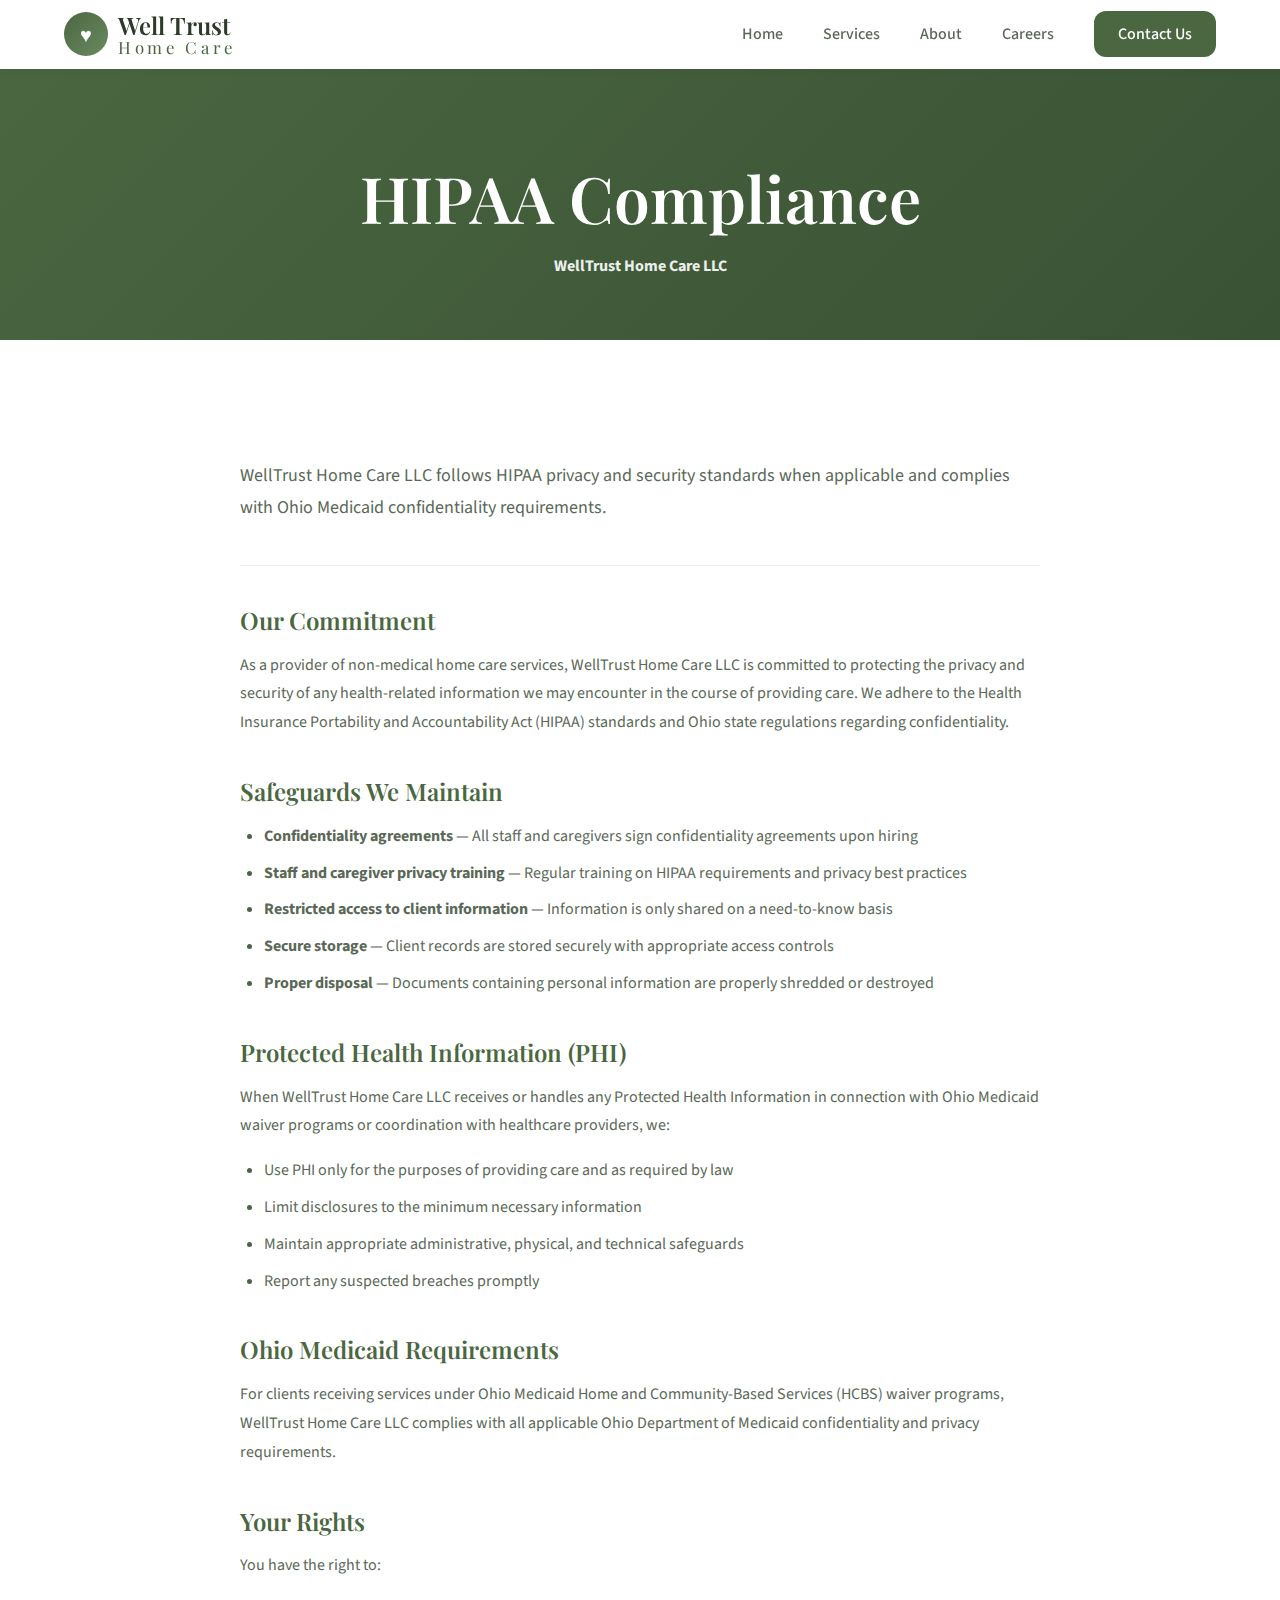
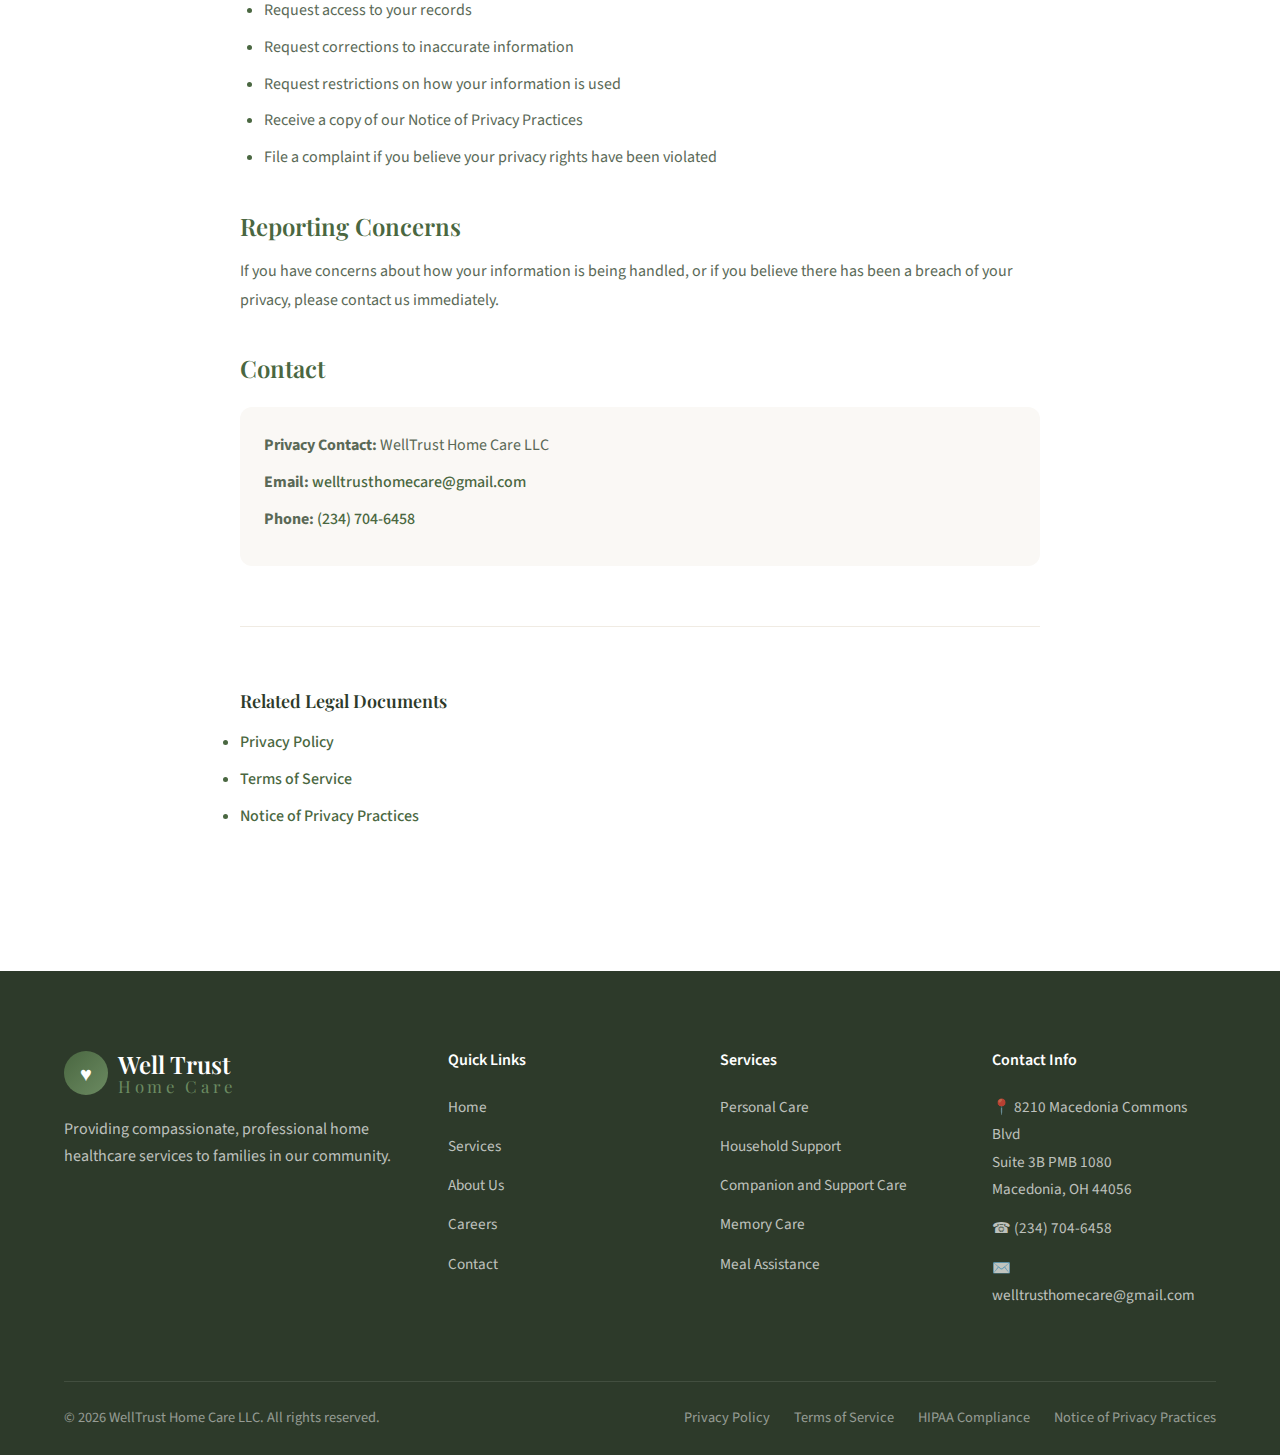
<file: hipaa-compliance.html>
<!DOCTYPE html>
<html lang="en">
<head>
    <meta charset="UTF-8">
    <meta name="viewport" content="width=device-width, initial-scale=1.0">
    <title>HIPAA Compliance | WellTrust Home Care LLC</title>
    <link rel="icon" type="image/svg+xml" href="images/favicon.svg">
    <link rel="preconnect" href="https://fonts.googleapis.com">
    <link rel="preconnect" href="https://fonts.gstatic.com" crossorigin>
    <link href="https://fonts.googleapis.com/css2?family=Playfair+Display:wght@400;500;600;700&family=Source+Sans+3:wght@300;400;500;600&display=swap" rel="stylesheet">
    <link rel="stylesheet" href="styles.css">
</head>
<body class="page-legal">
    <!-- Navigation -->
    <nav class="navbar scrolled" id="navbar">
        <div class="nav-container">
            <a href="index.html" class="logo">
                <span class="logo-icon">♥</span>
                <span class="logo-text">Well Trust<span class="logo-accent">Home Care</span></span>
            </a>
            <ul class="nav-links" id="nav-links">
                <li><a href="index.html">Home</a></li>
                <li><a href="index.html#services">Services</a></li>
                <li><a href="index.html#about">About</a></li>
                <li><a href="careers.html">Careers</a></li>
                <li><a href="index.html#contact" class="nav-cta">Contact Us</a></li>
            </ul>
            <button class="mobile-menu-btn" id="mobile-menu-btn" aria-label="Toggle menu">
                <span></span>
                <span></span>
                <span></span>
            </button>
        </div>
    </nav>

    <!-- Legal Page Header -->
    <section class="legal-hero">
        <div class="container">
            <h1>HIPAA Compliance</h1>
            <p class="legal-meta"><strong>WellTrust Home Care LLC</strong></p>
        </div>
    </section>

    <!-- Legal Content -->
    <section class="legal-content">
        <div class="container">
            <div class="legal-container">
                <p class="legal-intro">
                    WellTrust Home Care LLC follows HIPAA privacy and security standards when applicable and complies with Ohio Medicaid
                    confidentiality requirements.
                </p>

                <h2>Our Commitment</h2>
                <p>
                    As a provider of non-medical home care services, WellTrust Home Care LLC is committed to protecting the privacy and
                    security of any health-related information we may encounter in the course of providing care. We adhere to the
                    Health Insurance Portability and Accountability Act (HIPAA) standards and Ohio state regulations regarding
                    confidentiality.
                </p>

                <h2>Safeguards We Maintain</h2>
                <ul>
                    <li><strong>Confidentiality agreements</strong> — All staff and caregivers sign confidentiality agreements upon hiring</li>
                    <li><strong>Staff and caregiver privacy training</strong> — Regular training on HIPAA requirements and privacy best practices</li>
                    <li><strong>Restricted access to client information</strong> — Information is only shared on a need-to-know basis</li>
                    <li><strong>Secure storage</strong> — Client records are stored securely with appropriate access controls</li>
                    <li><strong>Proper disposal</strong> — Documents containing personal information are properly shredded or destroyed</li>
                </ul>

                <h2>Protected Health Information (PHI)</h2>
                <p>
                    When WellTrust Home Care LLC receives or handles any Protected Health Information in connection with Ohio Medicaid
                    waiver programs or coordination with healthcare providers, we:
                </p>
                <ul>
                    <li>Use PHI only for the purposes of providing care and as required by law</li>
                    <li>Limit disclosures to the minimum necessary information</li>
                    <li>Maintain appropriate administrative, physical, and technical safeguards</li>
                    <li>Report any suspected breaches promptly</li>
                </ul>

                <h2>Ohio Medicaid Requirements</h2>
                <p>
                    For clients receiving services under Ohio Medicaid Home and Community-Based Services (HCBS) waiver programs,
                    WellTrust Home Care LLC complies with all applicable Ohio Department of Medicaid confidentiality and privacy requirements.
                </p>

                <h2>Your Rights</h2>
                <p>
                    You have the right to:
                </p>
                <ul>
                    <li>Request access to your records</li>
                    <li>Request corrections to inaccurate information</li>
                    <li>Request restrictions on how your information is used</li>
                    <li>Receive a copy of our Notice of Privacy Practices</li>
                    <li>File a complaint if you believe your privacy rights have been violated</li>
                </ul>

                <h2>Reporting Concerns</h2>
                <p>
                    If you have concerns about how your information is being handled, or if you believe there has been a breach of
                    your privacy, please contact us immediately.
                </p>

                <h2>Contact</h2>
                <div class="legal-contact">
                    <p><strong>Privacy Contact:</strong> WellTrust Home Care LLC</p>
                    <p><strong>Email:</strong> <a href="mailto:welltrusthomecare@gmail.com">welltrusthomecare@gmail.com</a></p>
                    <p><strong>Phone:</strong> <a href="tel:+12347046458">(234) 704-6458</a></p>
                </div>

                <div class="legal-nav">
                    <h3>Related Legal Documents</h3>
                    <ul>
                        <li><a href="privacy-policy.html">Privacy Policy</a></li>
                        <li><a href="terms-of-service.html">Terms of Service</a></li>
                        <li><a href="notice-of-privacy-practices.html">Notice of Privacy Practices</a></li>
                    </ul>
                </div>
            </div>
        </div>
    </section>

    <!-- Footer -->
    <footer class="footer">
        <div class="container">
            <div class="footer-grid">
                <div class="footer-brand">
                    <a href="index.html" class="logo">
                        <span class="logo-icon">♥</span>
                        <span class="logo-text">Well Trust<span class="logo-accent">Home Care</span></span>
                    </a>
                    <p>Providing compassionate, professional home healthcare services to families in our community.</p>
                </div>
                <div class="footer-links">
                    <h4>Quick Links</h4>
                    <ul>
                        <li><a href="index.html">Home</a></li>
                        <li><a href="index.html#services">Services</a></li>
                        <li><a href="index.html#about">About Us</a></li>
                        <li><a href="careers.html">Careers</a></li>
                        <li><a href="index.html#contact">Contact</a></li>
                    </ul>
                </div>
                <div class="footer-links">
                    <h4>Services</h4>
                    <ul>
                        <li><a href="index.html#services">Personal Care</a></li>
                        <li><a href="index.html#services">Household Support</a></li>
                        <li><a href="index.html#services">Companion and Support Care</a></li>
                        <li><a href="index.html#services">Memory Care</a></li>
                        <li><a href="index.html#services">Meal Assistance</a></li>
                    </ul>
                </div>
                <div class="footer-contact">
                    <h4>Contact Info</h4>
                    <p>📍 8210 Macedonia Commons Blvd<br>Suite 3B PMB 1080<br>Macedonia, OH 44056</p>
                    <p>☎ (234) 704-6458</p>
                    <p>✉️ welltrusthomecare@gmail.com</p>
                </div>
            </div>
            <div class="footer-bottom">
                <p>&copy; 2026 WellTrust Home Care LLC. All rights reserved.</p>
                <div class="footer-legal">
                    <a href="privacy-policy.html">Privacy Policy</a>
                    <a href="terms-of-service.html">Terms of Service</a>
                    <a href="hipaa-compliance.html">HIPAA Compliance</a>
                    <a href="notice-of-privacy-practices.html">Notice of Privacy Practices</a>
                </div>
            </div>
        </div>
    </footer>

    <script src="script.js"></script>
</body>
</html>
</file>
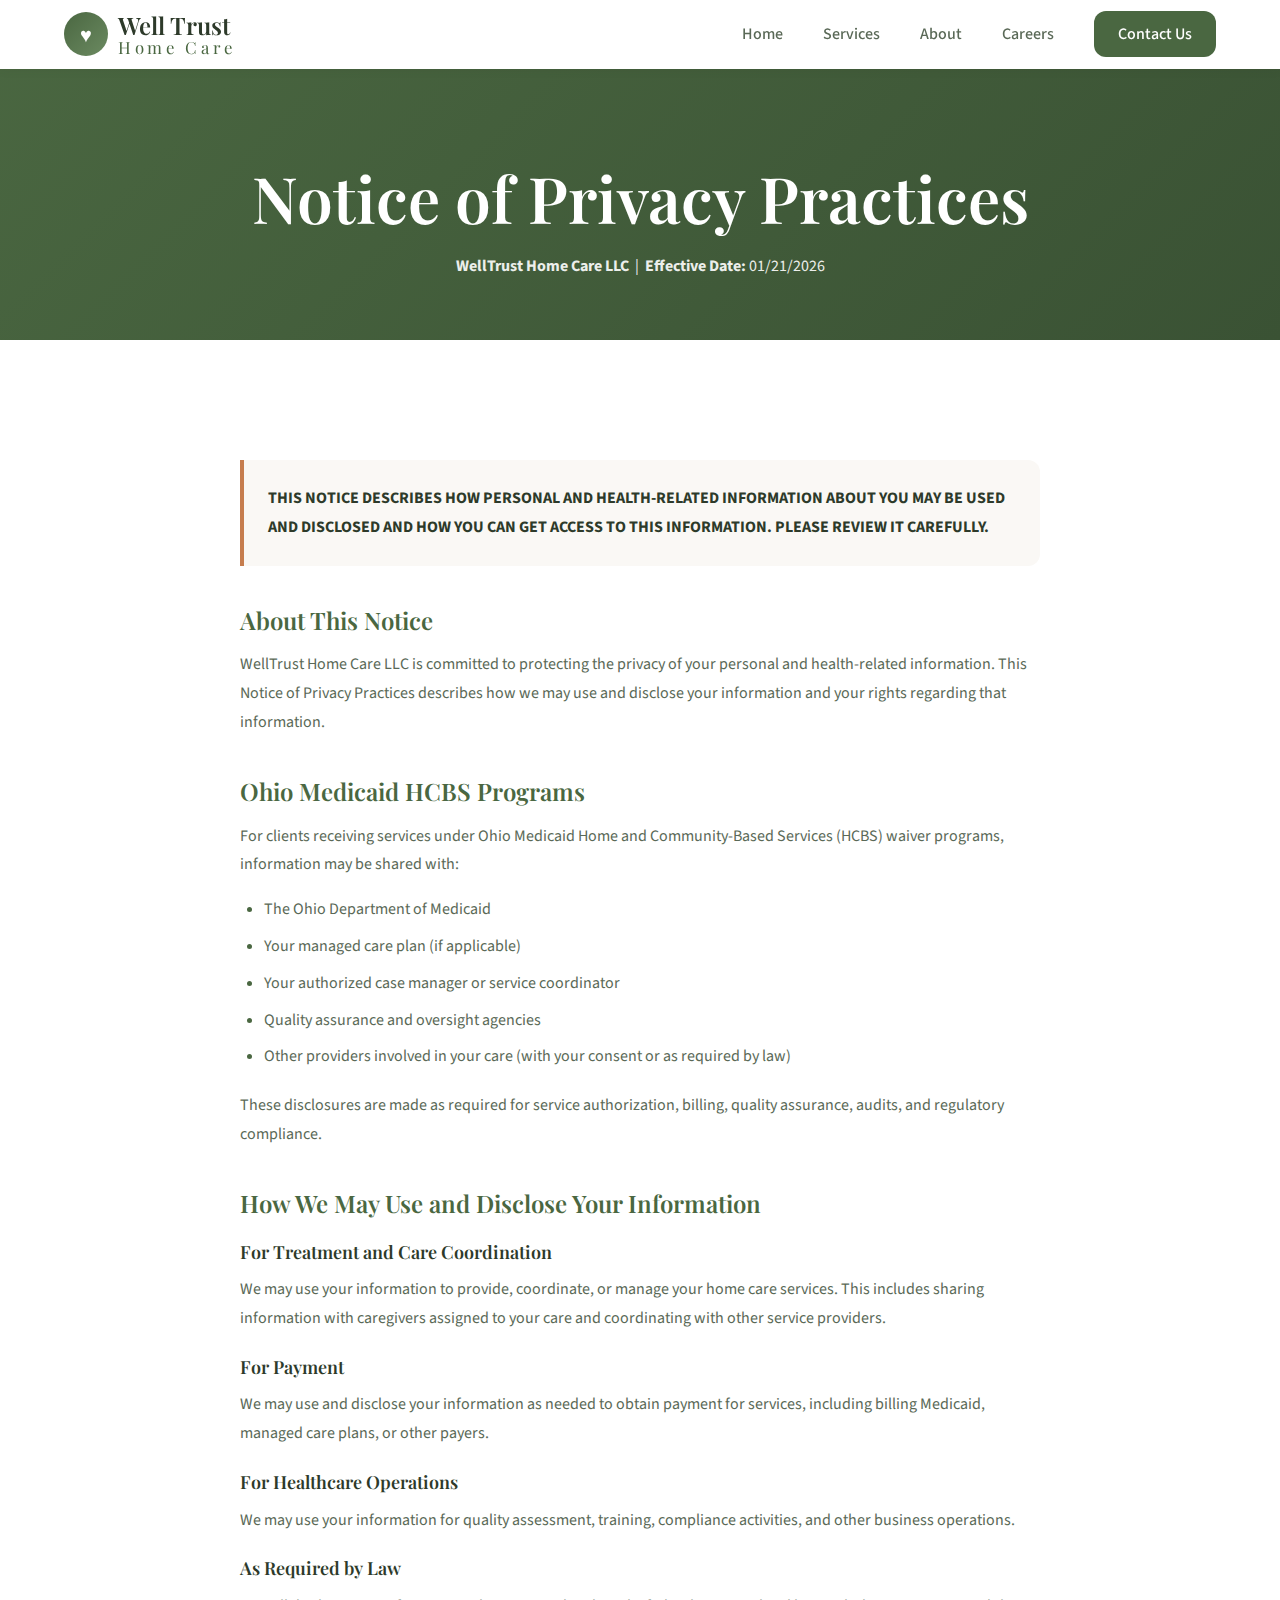
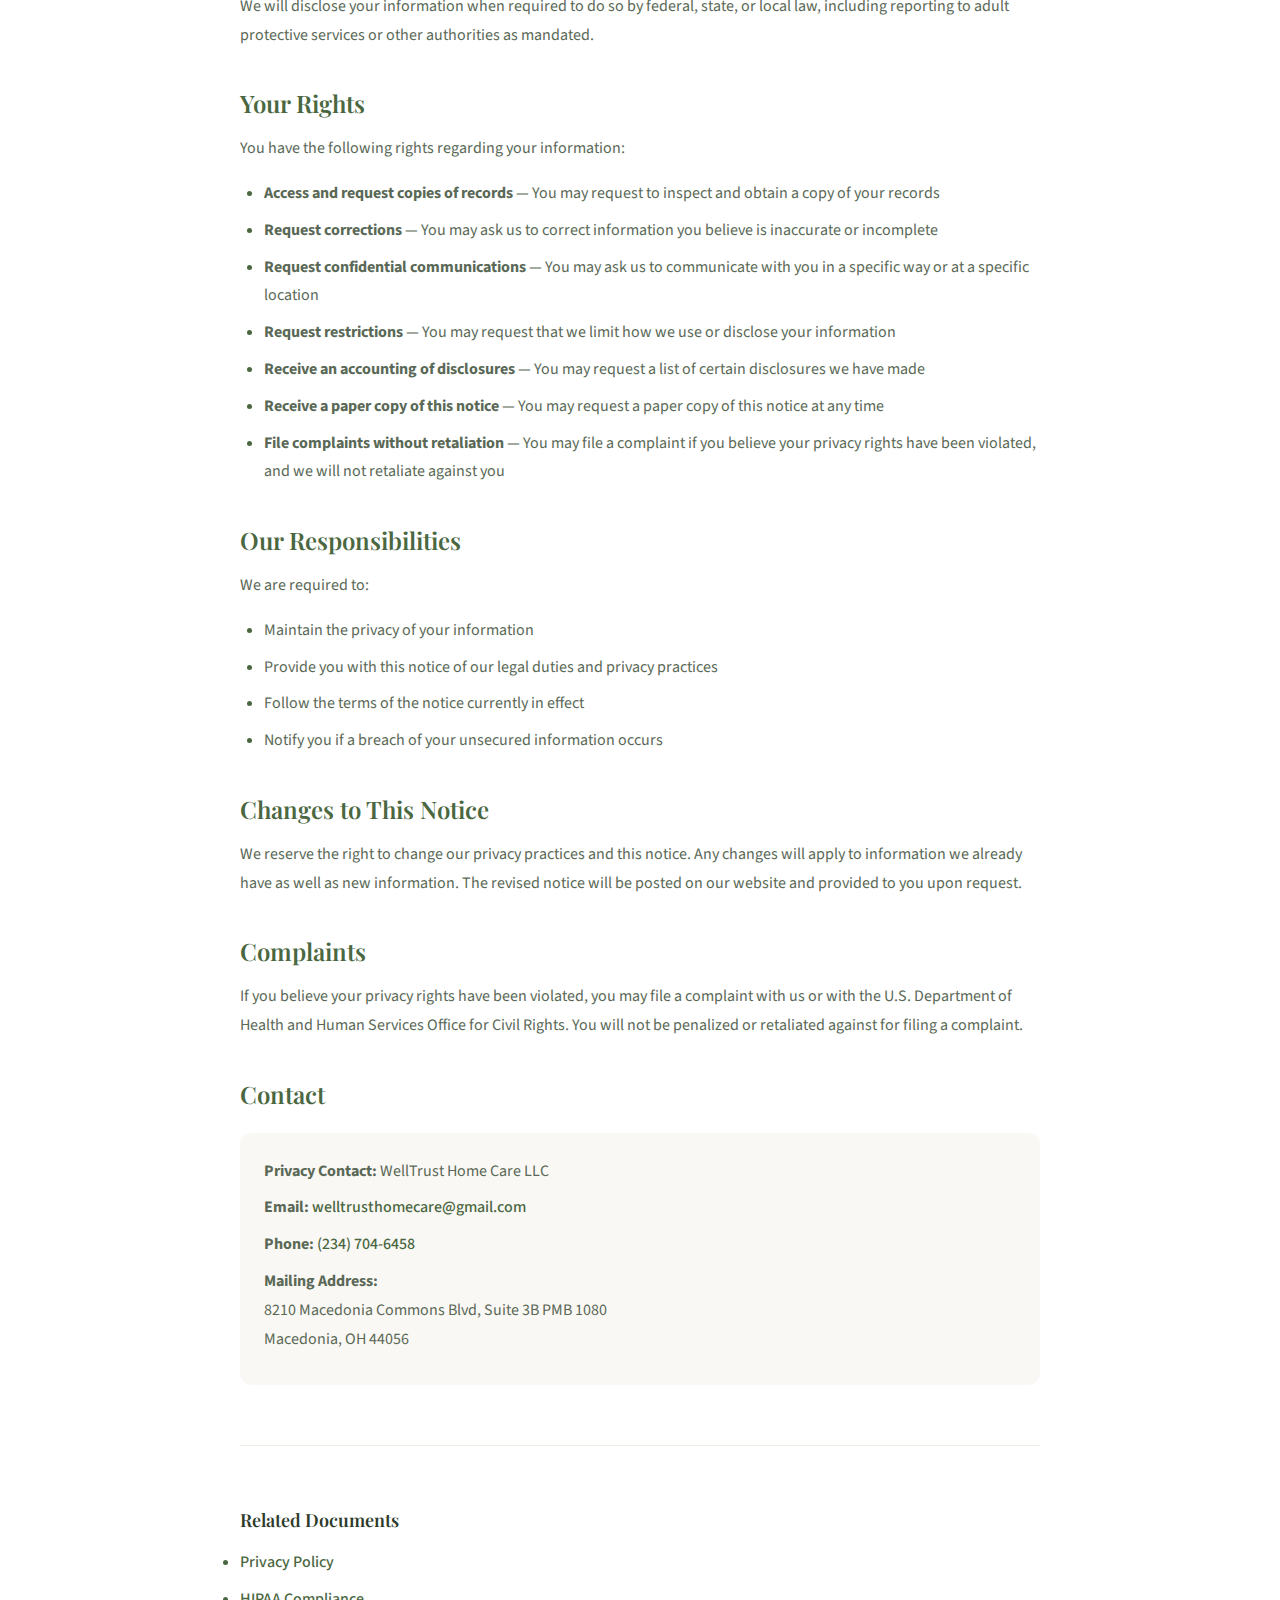
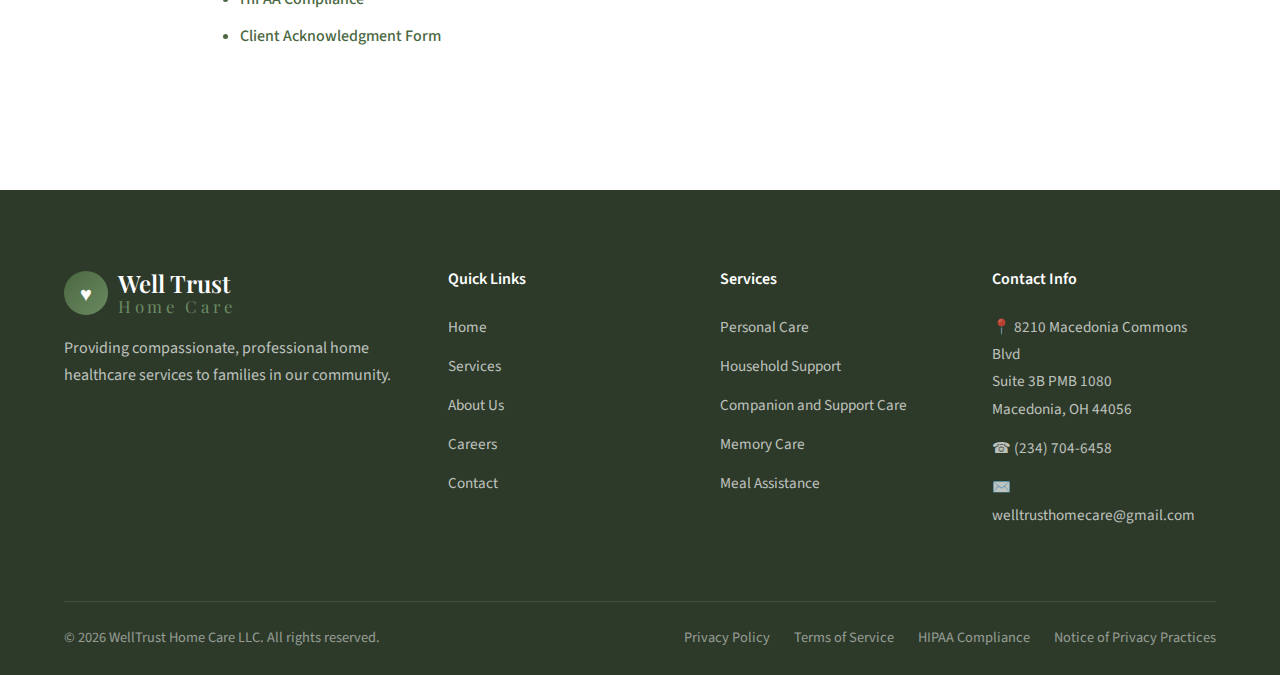
<file: notice-of-privacy-practices.html>
<!DOCTYPE html>
<html lang="en">
<head>
    <meta charset="UTF-8">
    <meta name="viewport" content="width=device-width, initial-scale=1.0">
    <title>Notice of Privacy Practices | WellTrust Home Care LLC</title>
    <link rel="icon" type="image/svg+xml" href="images/favicon.svg">
    <link rel="preconnect" href="https://fonts.googleapis.com">
    <link rel="preconnect" href="https://fonts.gstatic.com" crossorigin>
    <link href="https://fonts.googleapis.com/css2?family=Playfair+Display:wght@400;500;600;700&family=Source+Sans+3:wght@300;400;500;600&display=swap" rel="stylesheet">
    <link rel="stylesheet" href="styles.css">
</head>
<body class="page-legal">
    <!-- Navigation -->
    <nav class="navbar scrolled" id="navbar">
        <div class="nav-container">
            <a href="index.html" class="logo">
                <span class="logo-icon">♥</span>
                <span class="logo-text">Well Trust<span class="logo-accent">Home Care</span></span>
            </a>
            <ul class="nav-links" id="nav-links">
                <li><a href="index.html">Home</a></li>
                <li><a href="index.html#services">Services</a></li>
                <li><a href="index.html#about">About</a></li>
                <li><a href="careers.html">Careers</a></li>
                <li><a href="index.html#contact" class="nav-cta">Contact Us</a></li>
            </ul>
            <button class="mobile-menu-btn" id="mobile-menu-btn" aria-label="Toggle menu">
                <span></span>
                <span></span>
                <span></span>
            </button>
        </div>
    </nav>

    <!-- Legal Page Header -->
    <section class="legal-hero">
        <div class="container">
            <h1>Notice of Privacy Practices</h1>
            <p class="legal-meta"><strong>WellTrust Home Care LLC</strong> &nbsp;|&nbsp; <strong>Effective Date:</strong> 01/21/2026</p>
        </div>
    </section>

    <!-- Legal Content -->
    <section class="legal-content">
        <div class="container">
            <div class="legal-container">
                <div class="legal-important">
                    <p><strong>THIS NOTICE DESCRIBES HOW PERSONAL AND HEALTH-RELATED INFORMATION ABOUT YOU MAY BE USED AND DISCLOSED AND HOW YOU CAN GET ACCESS TO THIS INFORMATION. PLEASE REVIEW IT CAREFULLY.</strong></p>
                </div>

                <h2>About This Notice</h2>
                <p>
                    WellTrust Home Care LLC is committed to protecting the privacy of your personal and health-related information.
                    This Notice of Privacy Practices describes how we may use and disclose your information and your rights regarding
                    that information.
                </p>

                <h2>Ohio Medicaid HCBS Programs</h2>
                <p>
                    For clients receiving services under Ohio Medicaid Home and Community-Based Services (HCBS) waiver programs,
                    information may be shared with:
                </p>
                <ul>
                    <li>The Ohio Department of Medicaid</li>
                    <li>Your managed care plan (if applicable)</li>
                    <li>Your authorized case manager or service coordinator</li>
                    <li>Quality assurance and oversight agencies</li>
                    <li>Other providers involved in your care (with your consent or as required by law)</li>
                </ul>
                <p>
                    These disclosures are made as required for service authorization, billing, quality assurance, audits, and regulatory compliance.
                </p>

                <h2>How We May Use and Disclose Your Information</h2>
                <h3>For Treatment and Care Coordination</h3>
                <p>
                    We may use your information to provide, coordinate, or manage your home care services. This includes sharing
                    information with caregivers assigned to your care and coordinating with other service providers.
                </p>

                <h3>For Payment</h3>
                <p>
                    We may use and disclose your information as needed to obtain payment for services, including billing Medicaid,
                    managed care plans, or other payers.
                </p>

                <h3>For Healthcare Operations</h3>
                <p>
                    We may use your information for quality assessment, training, compliance activities, and other business operations.
                </p>

                <h3>As Required by Law</h3>
                <p>
                    We will disclose your information when required to do so by federal, state, or local law, including reporting
                    to adult protective services or other authorities as mandated.
                </p>

                <h2>Your Rights</h2>
                <p>You have the following rights regarding your information:</p>
                <ul>
                    <li><strong>Access and request copies of records</strong> — You may request to inspect and obtain a copy of your records</li>
                    <li><strong>Request corrections</strong> — You may ask us to correct information you believe is inaccurate or incomplete</li>
                    <li><strong>Request confidential communications</strong> — You may ask us to communicate with you in a specific way or at a specific location</li>
                    <li><strong>Request restrictions</strong> — You may request that we limit how we use or disclose your information</li>
                    <li><strong>Receive an accounting of disclosures</strong> — You may request a list of certain disclosures we have made</li>
                    <li><strong>Receive a paper copy of this notice</strong> — You may request a paper copy of this notice at any time</li>
                    <li><strong>File complaints without retaliation</strong> — You may file a complaint if you believe your privacy rights have been violated, and we will not retaliate against you</li>
                </ul>

                <h2>Our Responsibilities</h2>
                <p>We are required to:</p>
                <ul>
                    <li>Maintain the privacy of your information</li>
                    <li>Provide you with this notice of our legal duties and privacy practices</li>
                    <li>Follow the terms of the notice currently in effect</li>
                    <li>Notify you if a breach of your unsecured information occurs</li>
                </ul>

                <h2>Changes to This Notice</h2>
                <p>
                    We reserve the right to change our privacy practices and this notice. Any changes will apply to information
                    we already have as well as new information. The revised notice will be posted on our website and provided
                    to you upon request.
                </p>

                <h2>Complaints</h2>
                <p>
                    If you believe your privacy rights have been violated, you may file a complaint with us or with the
                    U.S. Department of Health and Human Services Office for Civil Rights. You will not be penalized or
                    retaliated against for filing a complaint.
                </p>

                <h2>Contact</h2>
                <div class="legal-contact">
                    <p><strong>Privacy Contact:</strong> WellTrust Home Care LLC</p>
                    <p><strong>Email:</strong> <a href="mailto:welltrusthomecare@gmail.com">welltrusthomecare@gmail.com</a></p>
                    <p><strong>Phone:</strong> <a href="tel:+12347046458">(234) 704-6458</a></p>
                    <p><strong>Mailing Address:</strong><br>
                    8210 Macedonia Commons Blvd, Suite 3B PMB 1080<br>
                    Macedonia, OH 44056</p>
                </div>

                <div class="legal-nav">
                    <h3>Related Documents</h3>
                    <ul>
                        <li><a href="privacy-policy.html">Privacy Policy</a></li>
                        <li><a href="hipaa-compliance.html">HIPAA Compliance</a></li>
                        <li><a href="client-acknowledgment.html">Client Acknowledgment Form</a></li>
                    </ul>
                </div>
            </div>
        </div>
    </section>

    <!-- Footer -->
    <footer class="footer">
        <div class="container">
            <div class="footer-grid">
                <div class="footer-brand">
                    <a href="index.html" class="logo">
                        <span class="logo-icon">♥</span>
                        <span class="logo-text">Well Trust<span class="logo-accent">Home Care</span></span>
                    </a>
                    <p>Providing compassionate, professional home healthcare services to families in our community.</p>
                </div>
                <div class="footer-links">
                    <h4>Quick Links</h4>
                    <ul>
                        <li><a href="index.html">Home</a></li>
                        <li><a href="index.html#services">Services</a></li>
                        <li><a href="index.html#about">About Us</a></li>
                        <li><a href="careers.html">Careers</a></li>
                        <li><a href="index.html#contact">Contact</a></li>
                    </ul>
                </div>
                <div class="footer-links">
                    <h4>Services</h4>
                    <ul>
                        <li><a href="index.html#services">Personal Care</a></li>
                        <li><a href="index.html#services">Household Support</a></li>
                        <li><a href="index.html#services">Companion and Support Care</a></li>
                        <li><a href="index.html#services">Memory Care</a></li>
                        <li><a href="index.html#services">Meal Assistance</a></li>
                    </ul>
                </div>
                <div class="footer-contact">
                    <h4>Contact Info</h4>
                    <p>📍 8210 Macedonia Commons Blvd<br>Suite 3B PMB 1080<br>Macedonia, OH 44056</p>
                    <p>☎ (234) 704-6458</p>
                    <p>✉️ welltrusthomecare@gmail.com</p>
                </div>
            </div>
            <div class="footer-bottom">
                <p>&copy; 2026 WellTrust Home Care LLC. All rights reserved.</p>
                <div class="footer-legal">
                    <a href="privacy-policy.html">Privacy Policy</a>
                    <a href="terms-of-service.html">Terms of Service</a>
                    <a href="hipaa-compliance.html">HIPAA Compliance</a>
                    <a href="notice-of-privacy-practices.html">Notice of Privacy Practices</a>
                </div>
            </div>
        </div>
    </footer>

    <script src="script.js"></script>
</body>
</html>
</file>
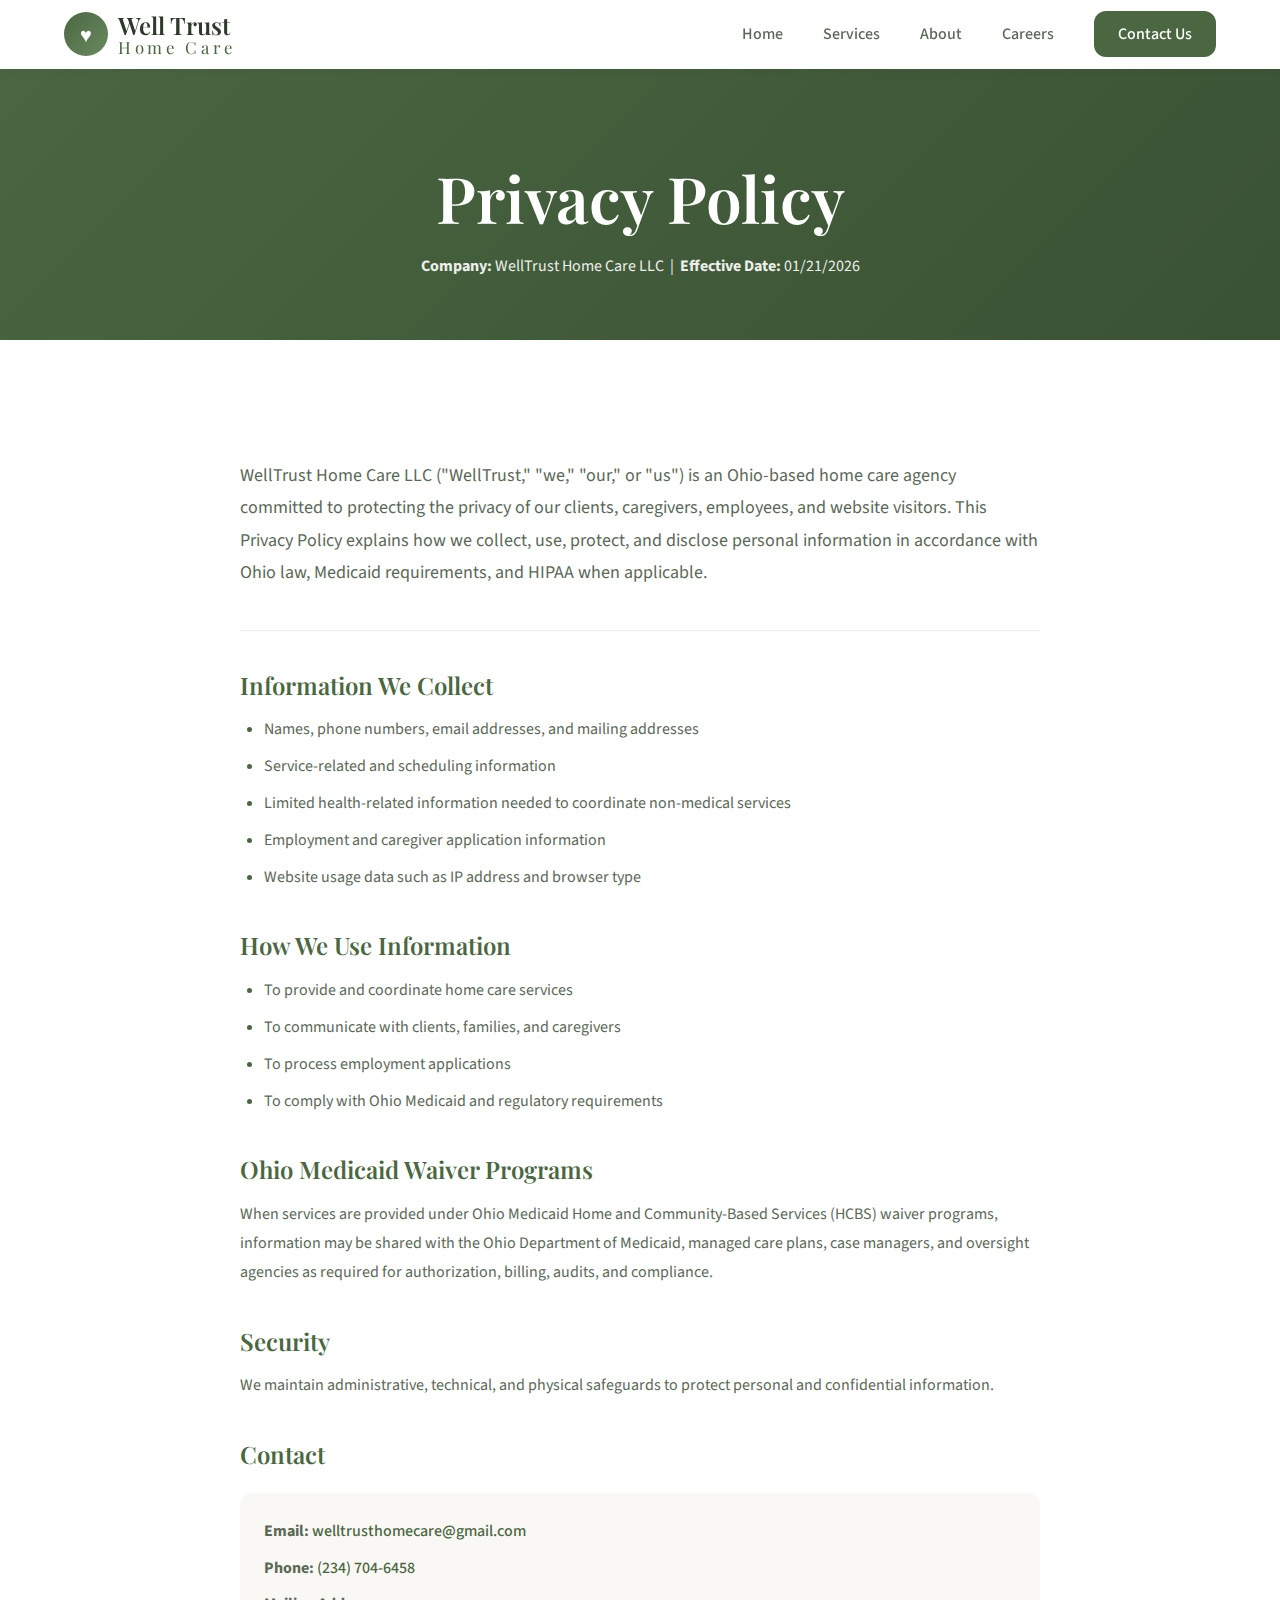
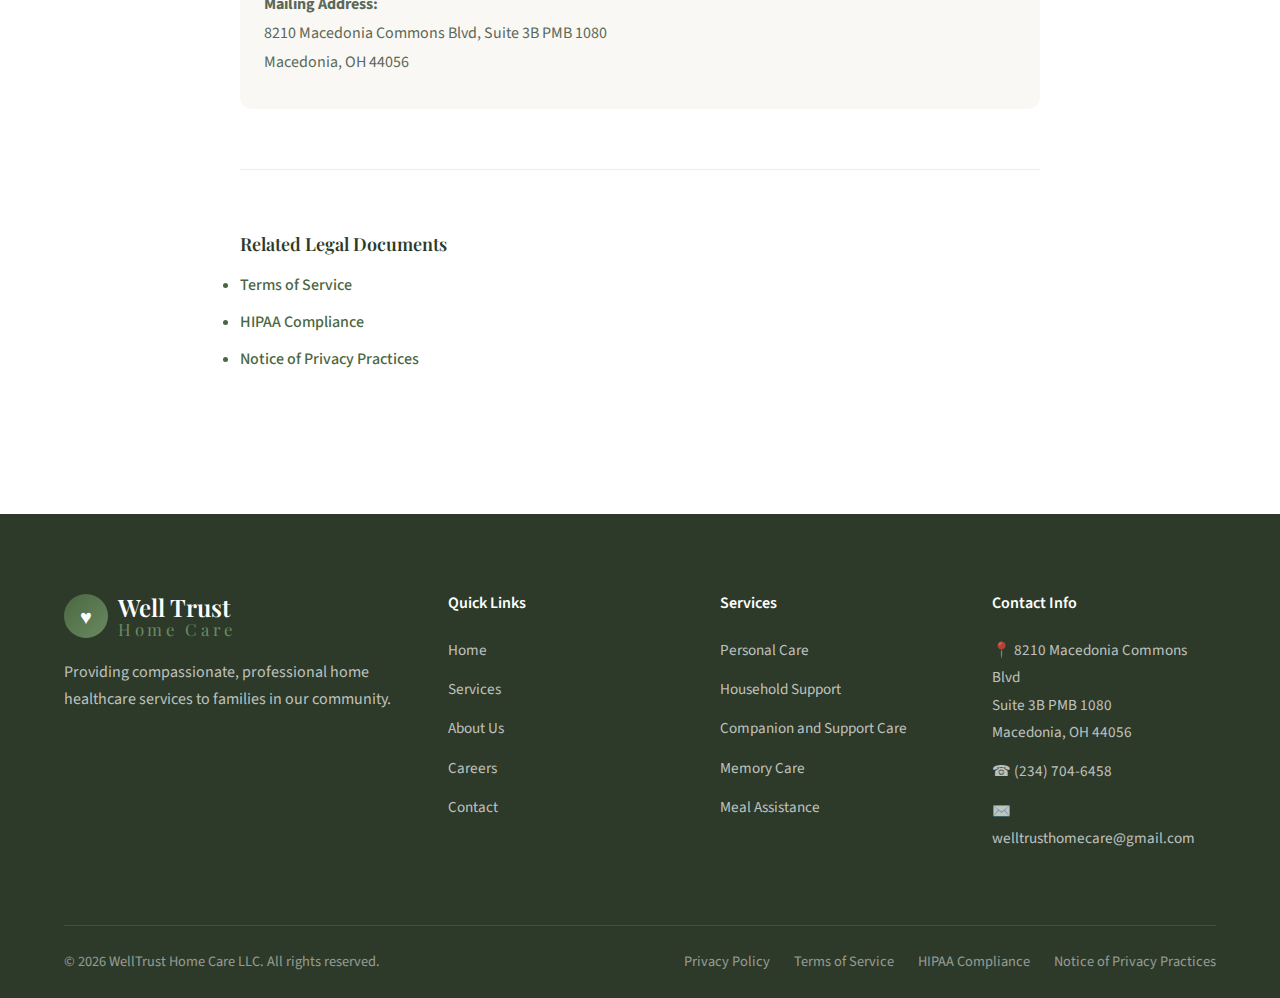
<file: privacy-policy.html>
<!DOCTYPE html>
<html lang="en">
<head>
    <meta charset="UTF-8">
    <meta name="viewport" content="width=device-width, initial-scale=1.0">
    <title>Privacy Policy | WellTrust Home Care LLC</title>
    <link rel="icon" type="image/svg+xml" href="images/favicon.svg">
    <link rel="preconnect" href="https://fonts.googleapis.com">
    <link rel="preconnect" href="https://fonts.gstatic.com" crossorigin>
    <link href="https://fonts.googleapis.com/css2?family=Playfair+Display:wght@400;500;600;700&family=Source+Sans+3:wght@300;400;500;600&display=swap" rel="stylesheet">
    <link rel="stylesheet" href="styles.css">
</head>
<body class="page-legal">
    <!-- Navigation -->
    <nav class="navbar scrolled" id="navbar">
        <div class="nav-container">
            <a href="index.html" class="logo">
                <span class="logo-icon">♥</span>
                <span class="logo-text">Well Trust<span class="logo-accent">Home Care</span></span>
            </a>
            <ul class="nav-links" id="nav-links">
                <li><a href="index.html">Home</a></li>
                <li><a href="index.html#services">Services</a></li>
                <li><a href="index.html#about">About</a></li>
                <li><a href="careers.html">Careers</a></li>
                <li><a href="index.html#contact" class="nav-cta">Contact Us</a></li>
            </ul>
            <button class="mobile-menu-btn" id="mobile-menu-btn" aria-label="Toggle menu">
                <span></span>
                <span></span>
                <span></span>
            </button>
        </div>
    </nav>

    <!-- Legal Page Header -->
    <section class="legal-hero">
        <div class="container">
            <h1>Privacy Policy</h1>
            <p class="legal-meta"><strong>Company:</strong> WellTrust Home Care LLC &nbsp;|&nbsp; <strong>Effective Date:</strong> 01/21/2026</p>
        </div>
    </section>

    <!-- Legal Content -->
    <section class="legal-content">
        <div class="container">
            <div class="legal-container">
                <p class="legal-intro">
                    WellTrust Home Care LLC ("WellTrust," "we," "our," or "us") is an Ohio-based home care agency committed to protecting
                    the privacy of our clients, caregivers, employees, and website visitors. This Privacy Policy explains how we collect,
                    use, protect, and disclose personal information in accordance with Ohio law, Medicaid requirements, and HIPAA when
                    applicable.
                </p>

                <h2>Information We Collect</h2>
                <ul>
                    <li>Names, phone numbers, email addresses, and mailing addresses</li>
                    <li>Service-related and scheduling information</li>
                    <li>Limited health-related information needed to coordinate non-medical services</li>
                    <li>Employment and caregiver application information</li>
                    <li>Website usage data such as IP address and browser type</li>
                </ul>

                <h2>How We Use Information</h2>
                <ul>
                    <li>To provide and coordinate home care services</li>
                    <li>To communicate with clients, families, and caregivers</li>
                    <li>To process employment applications</li>
                    <li>To comply with Ohio Medicaid and regulatory requirements</li>
                </ul>

                <h2>Ohio Medicaid Waiver Programs</h2>
                <p>
                    When services are provided under Ohio Medicaid Home and Community-Based Services (HCBS) waiver programs, information
                    may be shared with the Ohio Department of Medicaid, managed care plans, case managers, and oversight agencies as
                    required for authorization, billing, audits, and compliance.
                </p>

                <h2>Security</h2>
                <p>
                    We maintain administrative, technical, and physical safeguards to protect personal and confidential information.
                </p>

                <h2>Contact</h2>
                <div class="legal-contact">
                    <p><strong>Email:</strong> <a href="mailto:welltrusthomecare@gmail.com">welltrusthomecare@gmail.com</a></p>
                    <p><strong>Phone:</strong> <a href="tel:+12347046458">(234) 704-6458</a></p>
                    <p><strong>Mailing Address:</strong><br>
                    8210 Macedonia Commons Blvd, Suite 3B PMB 1080<br>
                    Macedonia, OH 44056</p>
                </div>

                <div class="legal-nav">
                    <h3>Related Legal Documents</h3>
                    <ul>
                        <li><a href="terms-of-service.html">Terms of Service</a></li>
                        <li><a href="hipaa-compliance.html">HIPAA Compliance</a></li>
                        <li><a href="notice-of-privacy-practices.html">Notice of Privacy Practices</a></li>
                    </ul>
                </div>
            </div>
        </div>
    </section>

    <!-- Footer -->
    <footer class="footer">
        <div class="container">
            <div class="footer-grid">
                <div class="footer-brand">
                    <a href="index.html" class="logo">
                        <span class="logo-icon">♥</span>
                        <span class="logo-text">Well Trust<span class="logo-accent">Home Care</span></span>
                    </a>
                    <p>Providing compassionate, professional home healthcare services to families in our community.</p>
                </div>
                <div class="footer-links">
                    <h4>Quick Links</h4>
                    <ul>
                        <li><a href="index.html">Home</a></li>
                        <li><a href="index.html#services">Services</a></li>
                        <li><a href="index.html#about">About Us</a></li>
                        <li><a href="careers.html">Careers</a></li>
                        <li><a href="index.html#contact">Contact</a></li>
                    </ul>
                </div>
                <div class="footer-links">
                    <h4>Services</h4>
                    <ul>
                        <li><a href="index.html#services">Personal Care</a></li>
                        <li><a href="index.html#services">Household Support</a></li>
                        <li><a href="index.html#services">Companion and Support Care</a></li>
                        <li><a href="index.html#services">Memory Care</a></li>
                        <li><a href="index.html#services">Meal Assistance</a></li>
                    </ul>
                </div>
                <div class="footer-contact">
                    <h4>Contact Info</h4>
                    <p>📍 8210 Macedonia Commons Blvd<br>Suite 3B PMB 1080<br>Macedonia, OH 44056</p>
                    <p>☎ (234) 704-6458</p>
                    <p>✉️ welltrusthomecare@gmail.com</p>
                </div>
            </div>
            <div class="footer-bottom">
                <p>&copy; 2026 WellTrust Home Care LLC. All rights reserved.</p>
                <div class="footer-legal">
                    <a href="privacy-policy.html">Privacy Policy</a>
                    <a href="terms-of-service.html">Terms of Service</a>
                    <a href="hipaa-compliance.html">HIPAA Compliance</a>
                    <a href="notice-of-privacy-practices.html">Notice of Privacy Practices</a>
                </div>
            </div>
        </div>
    </footer>

    <script src="script.js"></script>
</body>
</html>
</file>
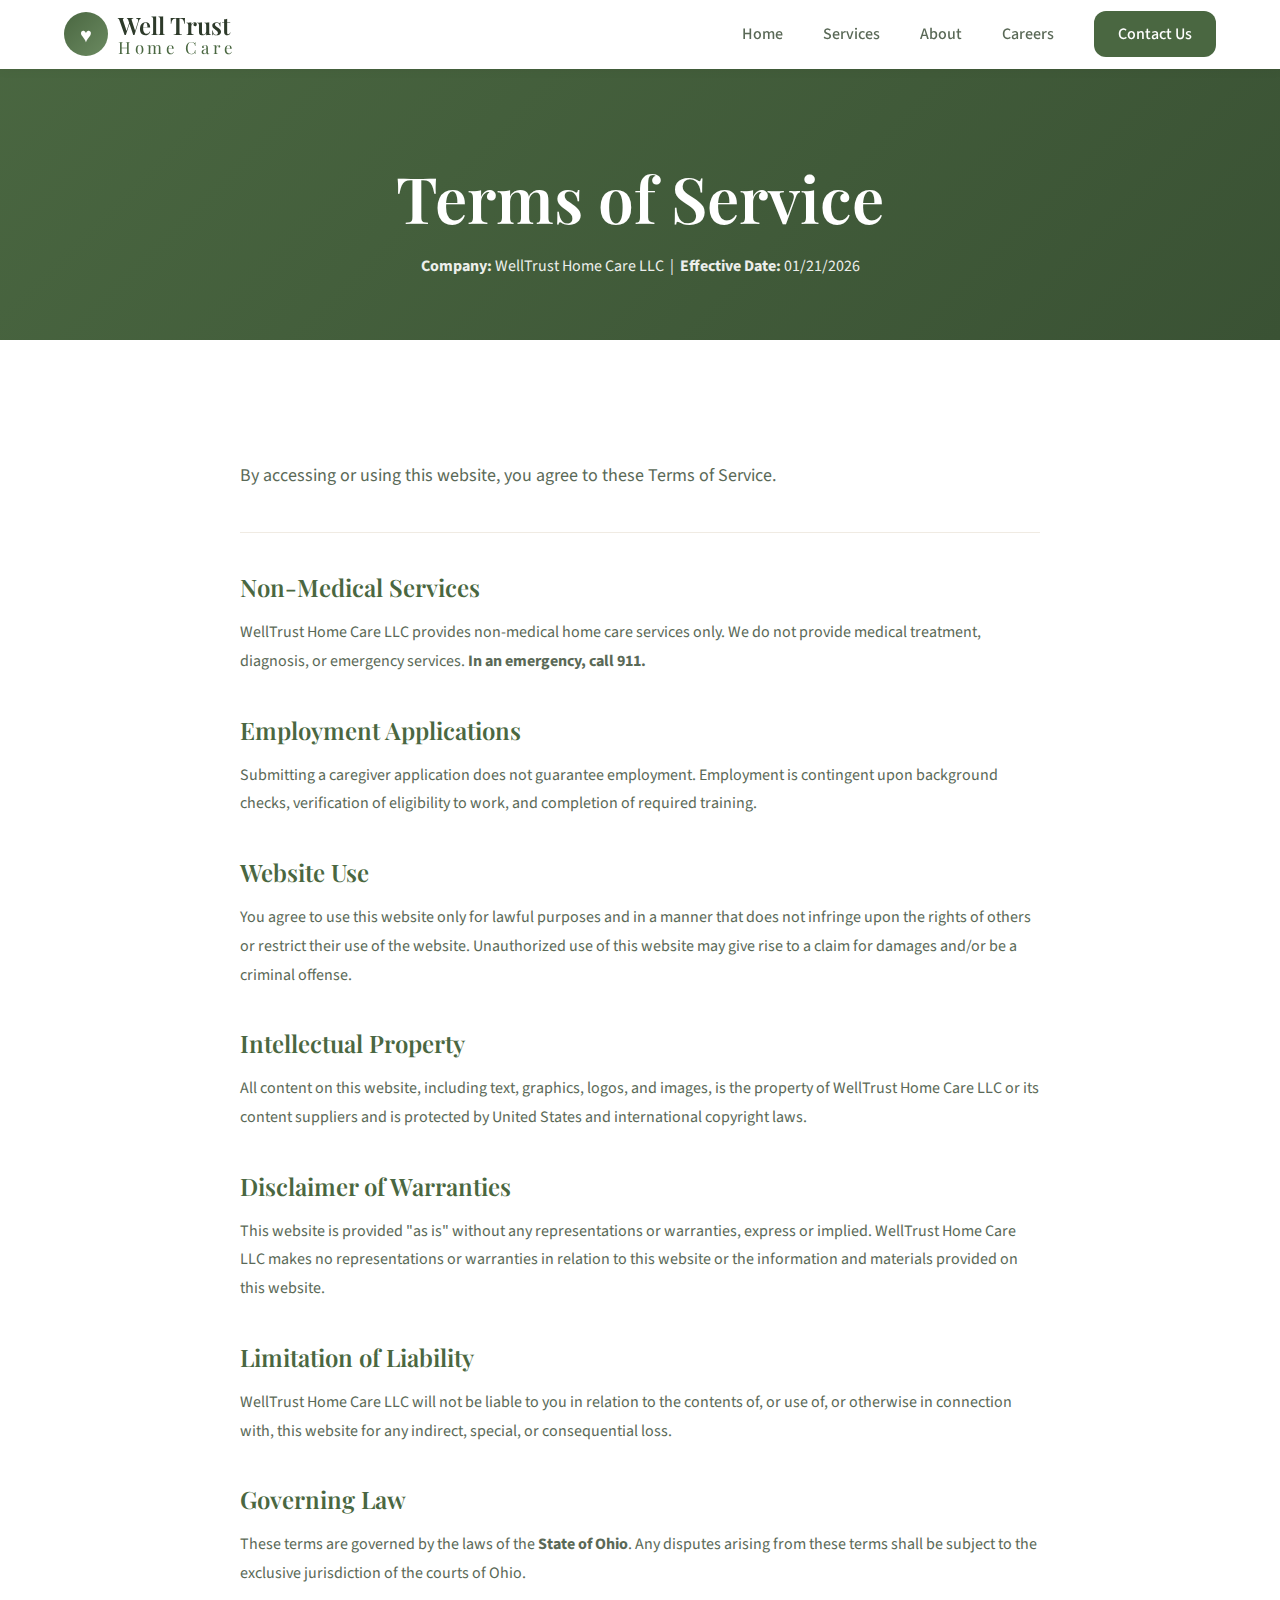
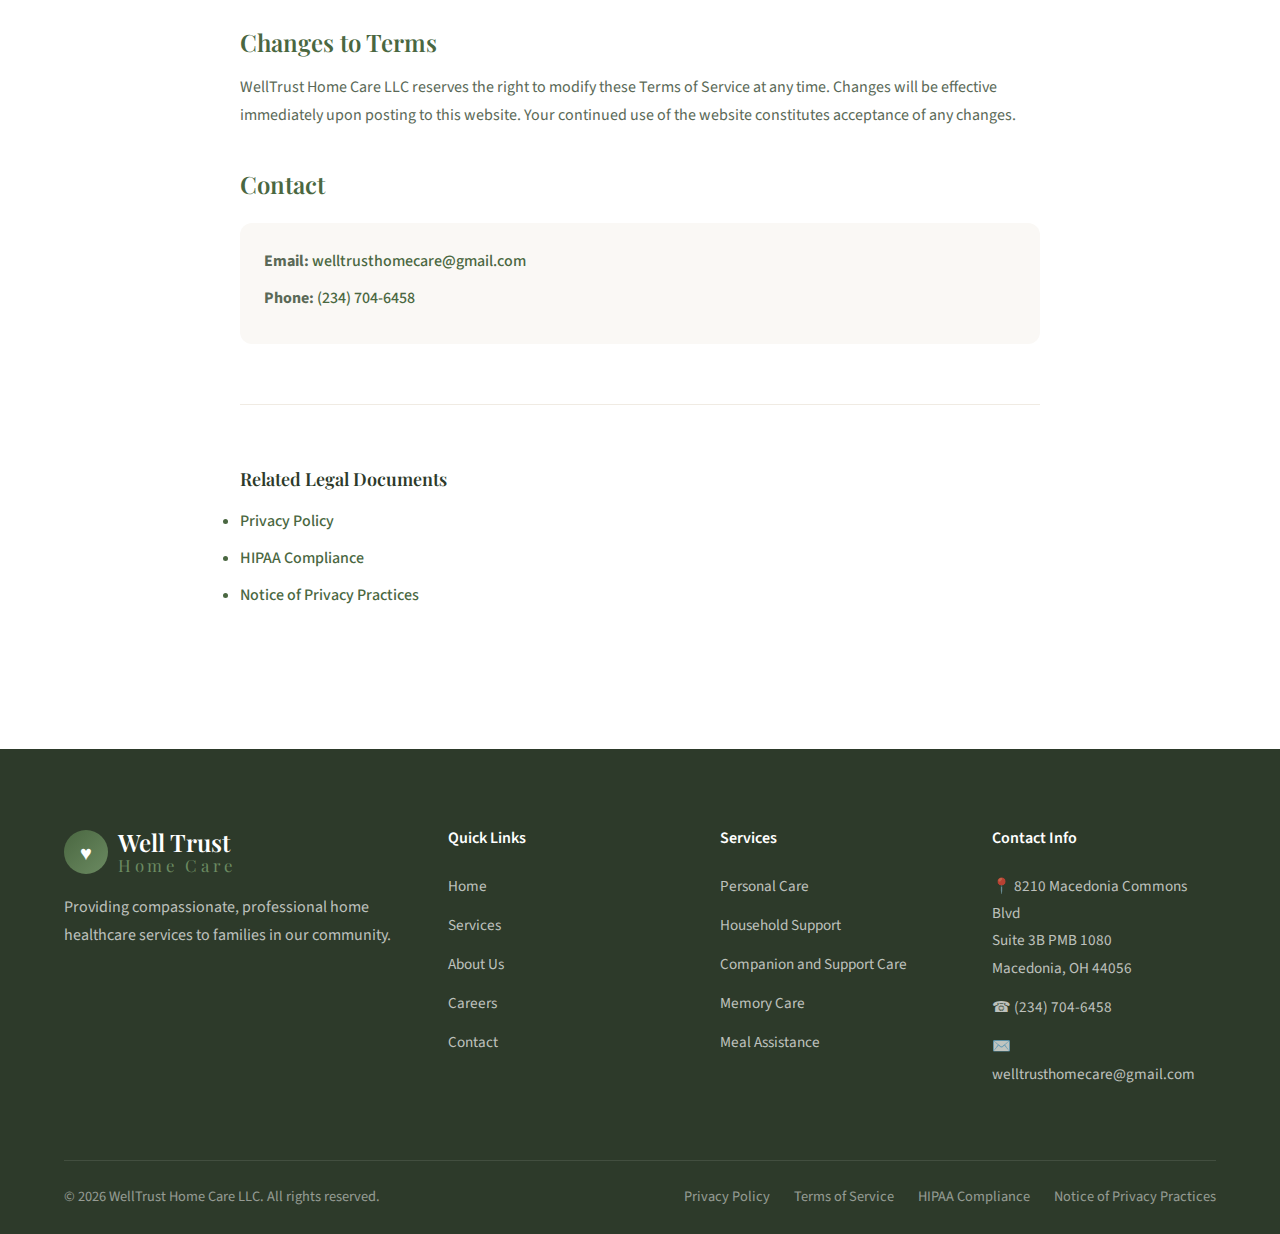
<file: terms-of-service.html>
<!DOCTYPE html>
<html lang="en">
<head>
    <meta charset="UTF-8">
    <meta name="viewport" content="width=device-width, initial-scale=1.0">
    <title>Terms of Service | WellTrust Home Care LLC</title>
    <link rel="icon" type="image/svg+xml" href="images/favicon.svg">
    <link rel="preconnect" href="https://fonts.googleapis.com">
    <link rel="preconnect" href="https://fonts.gstatic.com" crossorigin>
    <link href="https://fonts.googleapis.com/css2?family=Playfair+Display:wght@400;500;600;700&family=Source+Sans+3:wght@300;400;500;600&display=swap" rel="stylesheet">
    <link rel="stylesheet" href="styles.css">
</head>
<body class="page-legal">
    <!-- Navigation -->
    <nav class="navbar scrolled" id="navbar">
        <div class="nav-container">
            <a href="index.html" class="logo">
                <span class="logo-icon">♥</span>
                <span class="logo-text">Well Trust<span class="logo-accent">Home Care</span></span>
            </a>
            <ul class="nav-links" id="nav-links">
                <li><a href="index.html">Home</a></li>
                <li><a href="index.html#services">Services</a></li>
                <li><a href="index.html#about">About</a></li>
                <li><a href="careers.html">Careers</a></li>
                <li><a href="index.html#contact" class="nav-cta">Contact Us</a></li>
            </ul>
            <button class="mobile-menu-btn" id="mobile-menu-btn" aria-label="Toggle menu">
                <span></span>
                <span></span>
                <span></span>
            </button>
        </div>
    </nav>

    <!-- Legal Page Header -->
    <section class="legal-hero">
        <div class="container">
            <h1>Terms of Service</h1>
            <p class="legal-meta"><strong>Company:</strong> WellTrust Home Care LLC &nbsp;|&nbsp; <strong>Effective Date:</strong> 01/21/2026</p>
        </div>
    </section>

    <!-- Legal Content -->
    <section class="legal-content">
        <div class="container">
            <div class="legal-container">
                <p class="legal-intro">
                    By accessing or using this website, you agree to these Terms of Service.
                </p>

                <h2>Non-Medical Services</h2>
                <p>
                    WellTrust Home Care LLC provides non-medical home care services only. We do not provide medical treatment, diagnosis,
                    or emergency services. <strong>In an emergency, call 911.</strong>
                </p>

                <h2>Employment Applications</h2>
                <p>
                    Submitting a caregiver application does not guarantee employment. Employment is contingent upon background checks,
                    verification of eligibility to work, and completion of required training.
                </p>

                <h2>Website Use</h2>
                <p>
                    You agree to use this website only for lawful purposes and in a manner that does not infringe upon the rights of others
                    or restrict their use of the website. Unauthorized use of this website may give rise to a claim for damages and/or be a
                    criminal offense.
                </p>

                <h2>Intellectual Property</h2>
                <p>
                    All content on this website, including text, graphics, logos, and images, is the property of WellTrust Home Care LLC
                    or its content suppliers and is protected by United States and international copyright laws.
                </p>

                <h2>Disclaimer of Warranties</h2>
                <p>
                    This website is provided "as is" without any representations or warranties, express or implied. WellTrust Home Care LLC
                    makes no representations or warranties in relation to this website or the information and materials provided on this website.
                </p>

                <h2>Limitation of Liability</h2>
                <p>
                    WellTrust Home Care LLC will not be liable to you in relation to the contents of, or use of, or otherwise in connection
                    with, this website for any indirect, special, or consequential loss.
                </p>

                <h2>Governing Law</h2>
                <p>
                    These terms are governed by the laws of the <strong>State of Ohio</strong>. Any disputes arising from these terms shall be
                    subject to the exclusive jurisdiction of the courts of Ohio.
                </p>

                <h2>Changes to Terms</h2>
                <p>
                    WellTrust Home Care LLC reserves the right to modify these Terms of Service at any time. Changes will be effective
                    immediately upon posting to this website. Your continued use of the website constitutes acceptance of any changes.
                </p>

                <h2>Contact</h2>
                <div class="legal-contact">
                    <p><strong>Email:</strong> <a href="mailto:welltrusthomecare@gmail.com">welltrusthomecare@gmail.com</a></p>
                    <p><strong>Phone:</strong> <a href="tel:+12347046458">(234) 704-6458</a></p>
                </div>

                <div class="legal-nav">
                    <h3>Related Legal Documents</h3>
                    <ul>
                        <li><a href="privacy-policy.html">Privacy Policy</a></li>
                        <li><a href="hipaa-compliance.html">HIPAA Compliance</a></li>
                        <li><a href="notice-of-privacy-practices.html">Notice of Privacy Practices</a></li>
                    </ul>
                </div>
            </div>
        </div>
    </section>

    <!-- Footer -->
    <footer class="footer">
        <div class="container">
            <div class="footer-grid">
                <div class="footer-brand">
                    <a href="index.html" class="logo">
                        <span class="logo-icon">♥</span>
                        <span class="logo-text">Well Trust<span class="logo-accent">Home Care</span></span>
                    </a>
                    <p>Providing compassionate, professional home healthcare services to families in our community.</p>
                </div>
                <div class="footer-links">
                    <h4>Quick Links</h4>
                    <ul>
                        <li><a href="index.html">Home</a></li>
                        <li><a href="index.html#services">Services</a></li>
                        <li><a href="index.html#about">About Us</a></li>
                        <li><a href="careers.html">Careers</a></li>
                        <li><a href="index.html#contact">Contact</a></li>
                    </ul>
                </div>
                <div class="footer-links">
                    <h4>Services</h4>
                    <ul>
                        <li><a href="index.html#services">Personal Care</a></li>
                        <li><a href="index.html#services">Household Support</a></li>
                        <li><a href="index.html#services">Companion and Support Care</a></li>
                        <li><a href="index.html#services">Memory Care</a></li>
                        <li><a href="index.html#services">Meal Assistance</a></li>
                    </ul>
                </div>
                <div class="footer-contact">
                    <h4>Contact Info</h4>
                    <p>📍 8210 Macedonia Commons Blvd<br>Suite 3B PMB 1080<br>Macedonia, OH 44056</p>
                    <p>☎ (234) 704-6458</p>
                    <p>✉️ welltrusthomecare@gmail.com</p>
                </div>
            </div>
            <div class="footer-bottom">
                <p>&copy; 2026 WellTrust Home Care LLC. All rights reserved.</p>
                <div class="footer-legal">
                    <a href="privacy-policy.html">Privacy Policy</a>
                    <a href="terms-of-service.html">Terms of Service</a>
                    <a href="hipaa-compliance.html">HIPAA Compliance</a>
                    <a href="notice-of-privacy-practices.html">Notice of Privacy Practices</a>
                </div>
            </div>
        </div>
    </footer>

    <script src="script.js"></script>
</body>
</html>
</file>
<file: styles.css>
/* ============================================
   Well Trust Home Care - Styles
   A warm, trustworthy healthcare aesthetic
   ============================================ */

/* CSS Variables */
:root {
    /* Colors - Warm, earthy, trustworthy */
    --color-primary: #4a6741;        /* Sage green */
    --color-primary-dark: #3a5234;
    --color-primary-light: #6b8a61;
    --color-accent: #c67d4e;         /* Terracotta */
    --color-accent-dark: #a86539;
    --color-accent-light: #e8a77a;
    
    --color-cream: #faf8f5;
    --color-cream-dark: #f0ebe3;
    --color-white: #ffffff;
    --color-text: #2d3a2a;
    --color-text-light: #5a6957;
    --color-text-muted: #8a9487;
    
    /* Typography */
    --font-heading: 'Playfair Display', Georgia, serif;
    --font-body: 'Source Sans 3', -apple-system, BlinkMacSystemFont, sans-serif;
    
    /* Spacing */
    --section-padding: 120px;
    --container-width: 1200px;
    
    /* Transitions */
    --transition: 0.3s cubic-bezier(0.4, 0, 0.2, 1);
    --transition-slow: 0.5s cubic-bezier(0.4, 0, 0.2, 1);
    
    /* Shadows */
    --shadow-sm: 0 2px 8px rgba(45, 58, 42, 0.08);
    --shadow-md: 0 4px 20px rgba(45, 58, 42, 0.12);
    --shadow-lg: 0 8px 40px rgba(45, 58, 42, 0.16);
    --shadow-xl: 0 20px 60px rgba(45, 58, 42, 0.2);
    
    /* Border Radius */
    --radius-sm: 8px;
    --radius-md: 12px;
    --radius-lg: 20px;
    --radius-xl: 32px;
}

/* Reset & Base */
*, *::before, *::after {
    box-sizing: border-box;
    margin: 0;
    padding: 0;
}

html {
    scroll-behavior: smooth;
    font-size: 16px;
}

body {
    font-family: var(--font-body);
    color: var(--color-text);
    background: var(--color-cream);
    line-height: 1.7;
    overflow-x: hidden;
}

img {
    max-width: 100%;
    height: auto;
    display: block;
}

a {
    text-decoration: none;
    color: inherit;
    transition: var(--transition);
}

ul {
    list-style: none;
}

/* Container */
.container {
    max-width: var(--container-width);
    margin: 0 auto;
    padding: 0 24px;
}

/* Typography */
h1, h2, h3, h4, h5, h6 {
    font-family: var(--font-heading);
    font-weight: 600;
    line-height: 1.2;
    color: var(--color-text);
}

h1 { font-size: clamp(2.5rem, 5vw, 4rem); }
h2 { font-size: clamp(2rem, 4vw, 3rem); }
h3 { font-size: clamp(1.25rem, 2vw, 1.5rem); }

/* Buttons */
.btn {
    display: inline-flex;
    align-items: center;
    justify-content: center;
    gap: 8px;
    padding: 16px 32px;
    border-radius: var(--radius-md);
    font-family: var(--font-body);
    font-size: 1rem;
    font-weight: 600;
    cursor: pointer;
    border: 2px solid transparent;
    transition: var(--transition);
}

.btn-primary {
    background: var(--color-primary);
    color: var(--color-white);
    border-color: var(--color-primary);
}

.btn-primary:hover {
    background: var(--color-primary-dark);
    border-color: var(--color-primary-dark);
    transform: translateY(-2px);
    box-shadow: var(--shadow-md);
}

.btn-secondary {
    background: transparent;
    color: var(--color-primary);
    border-color: var(--color-primary);
}

.btn-secondary:hover {
    background: var(--color-primary);
    color: var(--color-white);
}

.btn-white {
    background: var(--color-white);
    color: var(--color-primary);
    border-color: var(--color-white);
}

.btn-white:hover {
    background: var(--color-cream);
    transform: translateY(-2px);
    box-shadow: var(--shadow-md);
}

.btn-outline-white {
    background: transparent;
    color: var(--color-white);
    border-color: var(--color-white);
}

.btn-outline-white:hover {
    background: var(--color-white);
    color: var(--color-primary);
}

.btn-full {
    width: 100%;
}

.btn-icon {
    font-size: 1.2em;
}

/* Section Components */
.section-header {
    text-align: center;
    max-width: 640px;
    margin: 0 auto 60px;
}

.section-header.light {
    color: var(--color-white);
}

.section-header.light h2,
.section-header.light p {
    color: var(--color-white);
}

.section-header.light .section-tag {
    background: rgba(255, 255, 255, 0.2);
    color: var(--color-white);
}

.section-tag {
    display: inline-block;
    padding: 8px 20px;
    background: var(--color-primary-light);
    color: var(--color-white);
    border-radius: 50px;
    font-size: 0.875rem;
    font-weight: 600;
    letter-spacing: 0.5px;
    text-transform: uppercase;
    margin-bottom: 20px;
}

.section-header p {
    color: var(--color-text-light);
    font-size: 1.125rem;
    margin-top: 16px;
}

/* ============================================
   Navigation
   ============================================ */
.navbar {
    position: fixed;
    top: 0;
    left: 0;
    right: 0;
    z-index: 1000;
    padding: 20px 0;
    transition: var(--transition);
}

.navbar.scrolled {
    background: var(--color-white);
    box-shadow: var(--shadow-sm);
    padding: 12px 0;
}

.nav-container {
    max-width: var(--container-width);
    margin: 0 auto;
    padding: 0 24px;
    display: flex;
    align-items: center;
    justify-content: space-between;
}

.logo {
    display: flex;
    align-items: center;
    gap: 10px;
    font-family: var(--font-heading);
    font-size: 1.5rem;
    font-weight: 600;
    color: var(--color-text);
}

.logo-icon {
    display: flex;
    align-items: center;
    justify-content: center;
    width: 44px;
    height: 44px;
    background: linear-gradient(135deg, var(--color-primary), var(--color-primary-light));
    color: var(--color-white);
    border-radius: 50%;
    font-size: 1.25rem;
}

.logo-text {
    display: flex;
    flex-direction: column;
    line-height: 1.1;
}

.logo-accent {
    font-size: 0.7em;
    font-weight: 400;
    color: var(--color-primary);
    letter-spacing: 0.22em;
}

.nav-links {
    display: flex;
    align-items: center;
    gap: 40px;
}

.nav-links a {
    font-weight: 500;
    color: var(--color-text-light);
    position: relative;
}

.nav-links a::after {
    content: '';
    position: absolute;
    bottom: -4px;
    left: 0;
    width: 0;
    height: 2px;
    background: var(--color-primary);
    transition: var(--transition);
}

.nav-links a:hover {
    color: var(--color-primary);
}

.nav-links a:hover::after {
    width: 100%;
}

.nav-cta {
    padding: 12px 24px !important;
    background: var(--color-primary);
    color: var(--color-white) !important;
    border-radius: var(--radius-md);
}

.nav-cta::after {
    display: none !important;
}

.nav-cta:hover {
    background: var(--color-primary-dark);
    color: var(--color-white) !important;
    transform: translateY(-2px);
}

.mobile-menu-btn {
    display: none;
    flex-direction: column;
    gap: 5px;
    padding: 8px;
    background: transparent;
    border: none;
    cursor: pointer;
}

.mobile-menu-btn span {
    display: block;
    width: 24px;
    height: 2px;
    background: var(--color-text);
    transition: var(--transition);
}

/* ============================================
   Hero Section
   ============================================ */
.hero {
    position: relative;
    min-height: 100vh;
    display: grid;
    grid-template-columns: 1fr 1fr;
    align-items: center;
    gap: 60px;
    padding: 140px 24px 80px;
    max-width: var(--container-width);
    margin: 0 auto;
    overflow: hidden;
}

.hero-bg {
    position: absolute;
    top: 0;
    right: 0;
    width: 50%;
    height: 100%;
    background: linear-gradient(135deg, var(--color-cream-dark) 0%, var(--color-cream) 100%);
    border-radius: 0 0 0 100px;
    z-index: -1;
}

.hero-badge {
    display: inline-block;
    padding: 10px 20px;
    background: var(--color-accent-light);
    color: var(--color-accent-dark);
    border-radius: 50px;
    font-size: 0.875rem;
    font-weight: 600;
    margin-bottom: 24px;
    animation: fadeInUp 0.6s ease forwards;
}

.hero h1 {
    margin-bottom: 24px;
    animation: fadeInUp 0.6s ease 0.1s forwards;
    opacity: 0;
}

.hero h1 .highlight {
    color: var(--color-primary);
}

.hero-description {
    font-size: 1.25rem;
    color: var(--color-text-light);
    max-width: 500px;
    margin-bottom: 32px;
    animation: fadeInUp 0.6s ease 0.2s forwards;
    opacity: 0;
}

.hero-actions {
    display: flex;
    gap: 16px;
    margin-bottom: 48px;
    animation: fadeInUp 0.6s ease 0.3s forwards;
    opacity: 0;
}

.hero-stats {
    display: flex;
    gap: 48px;
    animation: fadeInUp 0.6s ease 0.4s forwards;
    opacity: 0;
}

.stat {
    display: flex;
    flex-direction: column;
}

.stat-number {
    font-family: var(--font-heading);
    font-size: 2.5rem;
    font-weight: 700;
    color: var(--color-primary);
    line-height: 1;
}

.stat-label {
    font-size: 0.875rem;
    color: var(--color-text-muted);
    margin-top: 4px;
}

/* Hero Image */
.hero-image {
    position: relative;
    animation: fadeInRight 0.8s ease 0.3s forwards;
    opacity: 0;
}

.image-frame {
    position: relative;
    border-radius: var(--radius-xl);
    overflow: hidden;
    box-shadow: var(--shadow-xl);
}

.image-placeholder {
    display: flex;
    flex-direction: column;
    align-items: center;
    justify-content: center;
    gap: 16px;
    height: 480px;
    background: linear-gradient(135deg, var(--color-primary-light) 0%, var(--color-primary) 100%);
    color: var(--color-white);
    font-weight: 500;
}

.image-placeholder.large {
    height: 400px;
}

.placeholder-icon {
    font-size: 4rem;
}

.floating-card {
    position: absolute;
    display: flex;
    align-items: center;
    gap: 12px;
    padding: 16px 24px;
    background: var(--color-white);
    border-radius: var(--radius-md);
    box-shadow: var(--shadow-lg);
    font-weight: 600;
    font-size: 0.9rem;
}

.floating-card .card-icon {
    display: flex;
    align-items: center;
    justify-content: center;
    width: 36px;
    height: 36px;
    background: var(--color-primary-light);
    color: var(--color-white);
    border-radius: 50%;
    font-size: 1rem;
}

.card-1 {
    top: 20%;
    left: -40px;
    animation: float 3s ease-in-out infinite;
}

.card-2 {
    bottom: 20%;
    right: -40px;
    animation: float 3s ease-in-out infinite 0.5s;
}

/* ============================================
   Services Section
   ============================================ */
.services {
    padding: var(--section-padding) 0;
    background: var(--color-white);
}

.services-grid {
    display: grid;
    grid-template-columns: repeat(3, 1fr);
    gap: 30px;
}

.service-card {
    position: relative;
    padding: 40px;
    background: var(--color-cream);
    border-radius: var(--radius-lg);
    transition: var(--transition);
    overflow: hidden;
}

.service-card::before {
    content: '';
    position: absolute;
    top: 0;
    left: 0;
    right: 0;
    height: 4px;
    background: var(--color-primary);
    transform: scaleX(0);
    transform-origin: left;
    transition: var(--transition);
}

.service-card:hover {
    transform: translateY(-8px);
    box-shadow: var(--shadow-lg);
}

.service-card:hover::before {
    transform: scaleX(1);
}

.service-card.featured {
    background: var(--color-primary);
    color: var(--color-white);
}

.service-card.featured::before {
    background: var(--color-accent);
}

.service-card.featured h3,
.service-card.featured p {
    color: var(--color-white);
}

.service-card.featured .service-icon {
    background: rgba(255, 255, 255, 0.2);
}

.service-card.featured .service-link {
    color: var(--color-accent-light);
}

.featured-badge {
    position: absolute;
    top: 20px;
    right: 20px;
    padding: 6px 14px;
    background: var(--color-accent);
    color: var(--color-white);
    border-radius: 50px;
    font-size: 0.75rem;
    font-weight: 600;
    text-transform: uppercase;
}

.service-icon {
    display: flex;
    align-items: center;
    justify-content: center;
    width: 64px;
    height: 64px;
    background: var(--color-primary-light);
    border-radius: var(--radius-md);
    font-size: 1.75rem;
    margin-bottom: 24px;
}

.service-card h3 {
    margin-bottom: 12px;
}

.service-card p {
    color: var(--color-text-light);
    margin-bottom: 20px;
}

.service-link {
    font-weight: 600;
    color: var(--color-primary);
}

.service-link:hover {
    color: var(--color-accent);
}

/* ============================================
   About Section
   ============================================ */
.about {
    padding: var(--section-padding) 0;
}

.about-grid {
    display: grid;
    grid-template-columns: 1fr 1fr;
    gap: 80px;
    align-items: center;
}

.about-images {
    position: relative;
    display: grid;
    grid-template-columns: 2fr 1fr;
    gap: 20px;
}

.about-image {
    border-radius: var(--radius-lg);
    overflow: hidden;
    box-shadow: var(--shadow-md);
}

.about-image.main {
    grid-row: span 2;
}

.about-image.secondary .image-placeholder {
    height: 180px;
}

.experience-badge {
    position: absolute;
    bottom: 40px;
    right: -20px;
    display: flex;
    flex-direction: column;
    align-items: center;
    justify-content: center;
    width: 120px;
    height: 120px;
    background: var(--color-accent);
    color: var(--color-white);
    border-radius: 50%;
    box-shadow: var(--shadow-lg);
    text-align: center;
}

.experience-badge .years {
    font-family: var(--font-heading);
    font-size: 2.5rem;
    font-weight: 700;
    line-height: 1;
}

.experience-badge .text {
    font-size: 0.75rem;
    font-weight: 500;
    line-height: 1.3;
}

.about-content .section-tag {
    margin-bottom: 16px;
}

.about-content h2 {
    margin-bottom: 24px;
}

.about-content .lead {
    font-size: 1.25rem;
    color: var(--color-text);
    margin-bottom: 16px;
}

.about-content p {
    color: var(--color-text-light);
    margin-bottom: 32px;
}

.values-grid {
    display: grid;
    grid-template-columns: 1fr 1fr;
    gap: 20px;
    margin-bottom: 32px;
}

.value {
    display: flex;
    gap: 12px;
}

.value-icon {
    display: flex;
    align-items: center;
    justify-content: center;
    width: 28px;
    height: 28px;
    background: var(--color-primary);
    color: var(--color-white);
    border-radius: 50%;
    font-size: 0.875rem;
    flex-shrink: 0;
}

.value div {
    display: flex;
    flex-direction: column;
}

.value strong {
    font-size: 0.95rem;
    color: var(--color-text);
}

.value span {
    font-size: 0.85rem;
    color: var(--color-text-muted);
}

/* ============================================
   Testimonials Section
   ============================================ */
.testimonials {
    padding: var(--section-padding) 0;
    background: linear-gradient(135deg, var(--color-primary) 0%, var(--color-primary-dark) 100%);
}

.testimonials-grid {
    display: grid;
    grid-template-columns: repeat(3, 1fr);
    gap: 30px;
}

.testimonial-card {
    padding: 40px;
    background: var(--color-white);
    border-radius: var(--radius-lg);
    box-shadow: var(--shadow-md);
    transition: var(--transition);
}

.testimonial-card:hover {
    transform: translateY(-8px);
    box-shadow: var(--shadow-xl);
}

.stars {
    color: var(--color-accent);
    font-size: 1.25rem;
    letter-spacing: 2px;
    margin-bottom: 20px;
}

.testimonial-card p {
    font-size: 1.05rem;
    color: var(--color-text-light);
    font-style: italic;
    margin-bottom: 24px;
    line-height: 1.8;
}

.testimonial-author {
    display: flex;
    align-items: center;
    gap: 16px;
}

.author-avatar {
    display: flex;
    align-items: center;
    justify-content: center;
    width: 52px;
    height: 52px;
    background: linear-gradient(135deg, var(--color-primary-light), var(--color-primary));
    color: var(--color-white);
    border-radius: 50%;
    font-weight: 700;
    font-size: 0.9rem;
}

.author-info {
    display: flex;
    flex-direction: column;
}

.author-info strong {
    font-size: 1rem;
    color: var(--color-text);
}

.author-info span {
    font-size: 0.85rem;
    color: var(--color-text-muted);
}

/* ============================================
   Careers Page
   ============================================ */
/* Force navbar to be solid on careers page */
.page-careers .navbar {
    background: var(--color-white) !important;
    box-shadow: var(--shadow-sm) !important;
}

.page-careers .navbar .nav-links a {
    color: var(--color-text-light);
}

.page-careers .navbar .nav-links a:hover,
.page-careers .navbar .nav-links a.active {
    color: var(--color-primary);
}

.careers-hero {
    padding: 160px 0 80px;
    background: linear-gradient(135deg, var(--color-primary) 0%, var(--color-primary-dark) 100%);
    color: var(--color-white);
}

.careers-hero-content {
    max-width: 700px;
}

.careers-hero .section-tag {
    background: rgba(255, 255, 255, 0.2);
    color: var(--color-white);
}

.careers-hero h1 {
    color: var(--color-white);
    margin-bottom: 20px;
}

.careers-hero p {
    font-size: 1.25rem;
    opacity: 0.9;
}

.careers-benefits-section {
    padding: var(--section-padding) 0;
    background: var(--color-white);
}

.benefits-grid {
    display: grid;
    grid-template-columns: repeat(4, 1fr);
    gap: 30px;
}

.benefit-card {
    text-align: center;
    padding: 40px 24px;
    background: var(--color-cream);
    border-radius: var(--radius-lg);
    transition: var(--transition);
}

.benefit-card:hover {
    transform: translateY(-5px);
    box-shadow: var(--shadow-md);
}

.benefit-icon {
    font-size: 3rem;
    margin-bottom: 20px;
}

.benefit-card h3 {
    margin-bottom: 12px;
}

.benefit-card p {
    color: var(--color-text-light);
    font-size: 0.95rem;
}

.positions-section {
    padding: var(--section-padding) 0;
    background: var(--color-cream);
}

.positions-list {
    display: flex;
    flex-direction: column;
    gap: 24px;
    max-width: 800px;
    margin: 0 auto;
}

.position-card {
    display: flex;
    justify-content: space-between;
    align-items: center;
    gap: 30px;
    padding: 32px;
    background: var(--color-white);
    border-radius: var(--radius-lg);
    box-shadow: var(--shadow-sm);
}

.position-info h3 {
    margin-bottom: 8px;
}

.position-details {
    display: flex;
    gap: 20px;
    margin-bottom: 12px;
    font-size: 0.9rem;
    color: var(--color-text-muted);
}

.position-info p {
    color: var(--color-text-light);
    font-size: 0.95rem;
}

.careers-cta {
    padding: var(--section-padding) 0;
    background: var(--color-white);
}

.careers-cta-content {
    display: grid;
    grid-template-columns: 1fr 1fr;
    gap: 60px;
    align-items: center;
}

.careers-cta-image {
    width: 100%;
    height: 400px;
    object-fit: cover;
    border-radius: var(--radius-xl);
}

.careers-cta-text h2 {
    margin-bottom: 16px;
}

.careers-cta-text > p {
    color: var(--color-text-light);
    font-size: 1.1rem;
    margin-bottom: 24px;
}

.careers-contact {
    margin-top: 16px;
    color: var(--color-text-muted);
}

.careers-contact a {
    color: var(--color-primary);
    font-weight: 600;
}

@media (max-width: 1024px) {
    .benefits-grid {
        grid-template-columns: repeat(2, 1fr);
    }
}

@media (max-width: 768px) {
    .benefits-grid {
        grid-template-columns: 1fr;
    }
    
    .position-card {
        flex-direction: column;
        align-items: flex-start;
    }
    
    .position-card .btn {
        width: 100%;
    }
    
    .careers-cta-content {
        grid-template-columns: 1fr;
        gap: 40px;
    }
    
    .careers-cta-image {
        height: 300px;
    }
}

/* ============================================
   Application Form
   ============================================ */
.application-section {
    padding: var(--section-padding) 0;
    background: var(--color-cream);
}

.application-form {
    max-width: 900px;
    margin: 0 auto;
    background: var(--color-white);
    padding: 48px;
    border-radius: var(--radius-xl);
    box-shadow: var(--shadow-lg);
}

.form-section {
    margin-bottom: 40px;
    padding-bottom: 40px;
    border-bottom: 1px solid var(--color-cream-dark);
}

.form-section:last-of-type {
    border-bottom: none;
    margin-bottom: 32px;
}

.form-section h3 {
    color: var(--color-primary);
    margin-bottom: 24px;
    font-size: 1.25rem;
}

.form-section h4 {
    color: var(--color-text);
    margin: 24px 0 16px;
    font-size: 1rem;
    font-family: var(--font-body);
    font-weight: 600;
}

.form-hint {
    color: var(--color-text-muted);
    font-size: 0.9rem;
    margin-bottom: 12px;
}

.form-row {
    display: grid;
    grid-template-columns: repeat(2, 1fr);
    gap: 20px;
}

.form-row.three-col {
    grid-template-columns: repeat(3, 1fr);
}

.radio-group,
.checkbox-group {
    display: flex;
    flex-direction: row;
    flex-wrap: wrap;
    align-items: center;
    justify-content: flex-start;
    gap: 16px;
}

/*
 * Two-column layout: control (left) | label text (right), always LTR.
 * Grid: column 1 = control, column 2 = label. align-items: center pairs them on one horizontal row.
 */
.radio-label,
.checkbox-label {
    display: grid;
    grid-template-columns: auto minmax(0, 1fr);
    column-gap: 0.625rem;
    align-items: center;
    justify-items: start;
    direction: ltr;
    box-sizing: border-box;
    width: auto;
    max-width: 100%;
    cursor: pointer;
    font-size: 0.95rem;
    color: var(--color-text);
    text-align: left;
}

.choice-control {
    grid-column: 1;
    justify-self: start;
    align-self: center;
    display: flex;
    align-items: center;
    justify-content: center;
    width: 1.25rem;
    height: 1.25rem;
    line-height: 0;
}

.choice-control input[type="radio"],
.choice-control input[type="checkbox"] {
    width: 1.125rem;
    height: 1.125rem;
    min-width: 1.125rem;
    min-height: 1.125rem;
    margin: 0;
    padding: 0;
    flex-shrink: 0;
    accent-color: var(--color-primary);
    cursor: pointer;
    box-sizing: border-box;
}

.radio-label .choice-text,
.checkbox-label .choice-text {
    grid-column: 2;
    justify-self: stretch;
    align-self: center;
    min-width: 0;
    text-align: left;
    line-height: 1.35;
}

/* Full-width rows (grid / stacked options): label spans the row; text stays in column 2 */
.skills-grid .checkbox-label,
.agreement-checkboxes .checkbox-label {
    width: 100%;
}

/* Long / wrapped copy */
.skills-grid .checkbox-label .choice-text,
.agreement-checkboxes .checkbox-label .choice-text {
    line-height: 1.45;
}

.skills-grid {
    display: grid;
    grid-template-columns: repeat(2, 1fr);
    gap: 12px;
}

.agreement-checkboxes {
    flex-direction: column;
    gap: 16px;
}

/* File input styling */
.form-group input[type="file"] {
    padding: 12px;
    border: 2px dashed var(--color-cream-dark);
    border-radius: var(--radius-md);
    background: var(--color-cream);
    cursor: pointer;
}

.form-group input[type="file"]:hover {
    border-color: var(--color-primary);
}

/* Form validation styles */
.form-group input:not([type="radio"], [type="checkbox"]):invalid:not(:placeholder-shown),
.form-group input:not([type="radio"], [type="checkbox"]):invalid:focus {
    border-color: #dc3545;
}

.form-group input:not([type="radio"], [type="checkbox"]):valid:not(:placeholder-shown) {
    border-color: var(--color-primary);
}

.form-group input::placeholder {
    color: var(--color-text-muted);
    opacity: 0.7;
}

@media (max-width: 768px) {
    .application-form {
        padding: 24px;
    }
    
    .form-row,
    .form-row.three-col {
        grid-template-columns: 1fr;
    }
    
    .skills-grid {
        grid-template-columns: 1fr;
    }

    /* Keep options in horizontal rows (wrap); .agreement-checkboxes stays column via its own rule */
    .radio-group,
    .checkbox-group:not(.agreement-checkboxes) {
        flex-direction: row;
        flex-wrap: wrap;
        align-items: center;
        gap: 12px 14px;
    }
}

/* ============================================
   CTA Section
   ============================================ */
.cta {
    padding: 80px 0;
    background: var(--color-accent);
    background-image: 
        radial-gradient(circle at 20% 50%, rgba(255, 255, 255, 0.1) 0%, transparent 50%),
        radial-gradient(circle at 80% 50%, rgba(0, 0, 0, 0.1) 0%, transparent 50%);
}

.cta-content {
    text-align: center;
    color: var(--color-white);
}

.cta-content h2 {
    color: var(--color-white);
    margin-bottom: 16px;
}

.cta-content p {
    font-size: 1.25rem;
    opacity: 0.9;
    max-width: 600px;
    margin: 0 auto 32px;
}

.cta-actions {
    display: flex;
    justify-content: center;
    gap: 16px;
    flex-wrap: wrap;
}

/* ============================================
   Contact Section
   ============================================ */
.contact {
    padding: var(--section-padding) 0;
}

.contact-grid {
    display: grid;
    grid-template-columns: 1fr 1.2fr;
    gap: 80px;
    align-items: start;
}

.contact-info h2 {
    margin-bottom: 16px;
}

.contact-info > p {
    color: var(--color-text-light);
    margin-bottom: 40px;
}

.contact-details {
    display: flex;
    flex-direction: column;
    gap: 24px;
}

.contact-item {
    display: flex;
    gap: 16px;
}

.contact-icon {
    display: flex;
    align-items: center;
    justify-content: center;
    width: 52px;
    height: 52px;
    background: var(--color-cream-dark);
    border-radius: var(--radius-md);
    font-size: 1.5rem;
    flex-shrink: 0;
    overflow: hidden;
}

.contact-icon span {
    transform: scale(1.5);
    filter: saturate(1.5) contrast(1.3);
}

.contact-item div {
    display: flex;
    flex-direction: column;
}

.contact-item strong {
    font-size: 1rem;
    color: var(--color-text);
    margin-bottom: 4px;
}

.contact-item span {
    font-size: 0.95rem;
    color: var(--color-text-light);
    line-height: 1.5;
}

/* Contact Form */
.contact-form-wrapper {
    background: var(--color-white);
    border-radius: var(--radius-xl);
    box-shadow: var(--shadow-lg);
    overflow: hidden;
}

.contact-form {
    padding: 48px;
}

.contact-form h3 {
    margin-bottom: 32px;
    font-size: 1.5rem;
}

.form-row {
    display: grid;
    grid-template-columns: 1fr 1fr;
    gap: 20px;
}

.form-group {
    margin-bottom: 20px;
}

.form-group label {
    display: block;
    font-size: 0.9rem;
    font-weight: 600;
    color: var(--color-text);
    margin-bottom: 8px;
}

.form-group input:not([type="radio"], [type="checkbox"]),
.form-group select,
.form-group textarea {
    width: 100%;
    padding: 14px 18px;
    border: 2px solid var(--color-cream-dark);
    border-radius: var(--radius-md);
    font-family: var(--font-body);
    font-size: 1rem;
    color: var(--color-text);
    background: var(--color-cream);
    transition: var(--transition);
}

.form-group input:not([type="radio"], [type="checkbox"]):focus,
.form-group select:focus,
.form-group textarea:focus {
    outline: none;
    border-color: var(--color-primary);
    background: var(--color-white);
}

.form-group textarea {
    resize: vertical;
    min-height: 120px;
}

.form-group select {
    appearance: none;
    background-image: url("data:image/svg+xml,%3Csvg xmlns='http://www.w3.org/2000/svg' width='12' height='12' fill='%235a6957' viewBox='0 0 16 16'%3E%3Cpath d='M8 11L3 6h10l-5 5z'/%3E%3C/svg%3E");
    background-repeat: no-repeat;
    background-position: right 16px center;
    padding-right: 44px;
}

.form-note {
    text-align: center;
    font-size: 0.85rem;
    color: var(--color-text-muted);
    margin-top: 16px;
}

/* ============================================
   Footer
   ============================================ */
.footer {
    padding: 80px 0 0;
    background: var(--color-text);
    color: var(--color-white);
}

.footer-grid {
    display: grid;
    grid-template-columns: 1.5fr 1fr 1fr 1fr;
    gap: 48px;
    padding-bottom: 60px;
    border-bottom: 1px solid rgba(255, 255, 255, 0.1);
}

.footer-brand .logo {
    color: var(--color-white);
    margin-bottom: 20px;
}

.footer-brand .logo-accent {
    color: var(--color-primary-light);
}

.footer-brand p {
    color: rgba(255, 255, 255, 0.7);
    line-height: 1.7;
    margin-bottom: 24px;
}

.social-links {
    display: flex;
    gap: 12px;
}

.social-links a {
    display: flex;
    align-items: center;
    justify-content: center;
    width: 42px;
    height: 42px;
    background: rgba(255, 255, 255, 0.1);
    border-radius: 50%;
    font-size: 0.85rem;
    font-weight: 600;
    transition: var(--transition);
}

.social-links a:hover {
    background: var(--color-primary);
    transform: translateY(-3px);
}

.footer-links h4,
.footer-contact h4 {
    font-family: var(--font-body);
    font-size: 1rem;
    font-weight: 600;
    margin-bottom: 24px;
    color: var(--color-white);
}

.footer-links ul {
    display: flex;
    flex-direction: column;
    gap: 12px;
}

.footer-links a {
    color: rgba(255, 255, 255, 0.7);
    font-size: 0.95rem;
}

.footer-links a:hover {
    color: var(--color-white);
    padding-left: 8px;
}

.footer-contact p {
    color: rgba(255, 255, 255, 0.7);
    font-size: 0.95rem;
    line-height: 1.8;
    margin-bottom: 12px;
}

.footer-bottom {
    display: flex;
    justify-content: space-between;
    align-items: center;
    padding: 24px 0;
}

.footer-bottom p {
    color: rgba(255, 255, 255, 0.5);
    font-size: 0.9rem;
}

.footer-legal {
    display: flex;
    gap: 24px;
}

.footer-legal a {
    color: rgba(255, 255, 255, 0.5);
    font-size: 0.9rem;
}

.footer-legal a:hover {
    color: var(--color-white);
}

/* ============================================
   Animations
   ============================================ */
@keyframes fadeInUp {
    from {
        opacity: 0;
        transform: translateY(30px);
    }
    to {
        opacity: 1;
        transform: translateY(0);
    }
}

@keyframes fadeInRight {
    from {
        opacity: 0;
        transform: translateX(50px);
    }
    to {
        opacity: 1;
        transform: translateX(0);
    }
}

@keyframes float {
    0%, 100% {
        transform: translateY(0);
    }
    50% {
        transform: translateY(-10px);
    }
}

/* Scroll animations */
.reveal {
    opacity: 0;
    transform: translateY(40px);
    transition: var(--transition-slow);
}

.reveal.visible {
    opacity: 1;
    transform: translateY(0);
}

/* ============================================
   Responsive Design
   ============================================ */
@media (max-width: 1024px) {
    :root {
        --section-padding: 80px;
    }
    
    .hero {
        grid-template-columns: 1fr;
        gap: 48px;
        padding-top: 120px;
        min-height: auto;
    }
    
    .hero-bg {
        width: 100%;
        height: 60%;
        top: auto;
        bottom: 0;
        border-radius: 60px 60px 0 0;
    }
    
    .hero-image {
        max-width: 500px;
        margin: 0 auto;
    }
    
    .services-grid,
    .testimonials-grid {
        grid-template-columns: repeat(2, 1fr);
    }
    
    .about-grid,
    .contact-grid {
        grid-template-columns: 1fr;
        gap: 48px;
    }
    
    .about-images {
        max-width: 500px;
    }
    
    .footer-grid {
        grid-template-columns: 1fr 1fr;
    }
}

@media (max-width: 768px) {
    .nav-links {
        position: fixed;
        top: 0;
        right: -100%;
        width: 80%;
        max-width: 320px;
        height: 100vh;
        background: var(--color-white);
        flex-direction: column;
        justify-content: center;
        gap: 32px;
        box-shadow: var(--shadow-xl);
        transition: var(--transition);
        padding: 40px;
    }
    
    .nav-links.active {
        right: 0;
    }
    
    .nav-links a {
        font-size: 1.25rem;
    }
    
    .mobile-menu-btn {
        display: flex;
        z-index: 1001;
    }
    
    .mobile-menu-btn.active span:nth-child(1) {
        transform: rotate(45deg) translate(5px, 5px);
    }
    
    .mobile-menu-btn.active span:nth-child(2) {
        opacity: 0;
    }
    
    .mobile-menu-btn.active span:nth-child(3) {
        transform: rotate(-45deg) translate(5px, -5px);
    }
    
    .hero-actions {
        flex-direction: column;
    }
    
    .hero-stats {
        gap: 32px;
    }
    
    .services-grid,
    .testimonials-grid {
        grid-template-columns: 1fr;
    }
    
    .values-grid {
        grid-template-columns: 1fr;
    }
    
    .form-row {
        grid-template-columns: 1fr;
    }
    
    .cta-actions {
        flex-direction: column;
        align-items: center;
    }
    
    .footer-grid {
        grid-template-columns: 1fr;
        gap: 40px;
    }
    
    .footer-bottom {
        flex-direction: column;
        gap: 16px;
        text-align: center;
    }
    
    .footer-legal {
        flex-wrap: wrap;
        justify-content: center;
    }
    
    .floating-card {
        display: none;
    }
}

@media (max-width: 480px) {
    .hero h1 {
        font-size: 2rem;
    }
    
    .hero-bg {
        height: 65%;
    }
    
    .hero-stats {
        flex-direction: column;
        gap: 20px;
    }
    
    .stat {
        flex-direction: row;
        align-items: center;
        gap: 12px;
    }
    
    .contact-form {
        padding: 32px 24px;
    }
}

/* ============================================
   Legal Pages
   ============================================ */
/* Force navbar to be solid on legal pages */
.page-legal .navbar {
    background: var(--color-white) !important;
    box-shadow: var(--shadow-sm) !important;
}

.page-legal .navbar .nav-links a {
    color: var(--color-text-light);
}

.page-legal .navbar .nav-links a:hover {
    color: var(--color-primary);
}

.legal-hero {
    padding: 160px 0 60px;
    background: linear-gradient(135deg, var(--color-primary) 0%, var(--color-primary-dark) 100%);
    color: var(--color-white);
    text-align: center;
}

.legal-hero h1 {
    color: var(--color-white);
    margin-bottom: 16px;
}

.legal-meta {
    font-size: 1rem;
    opacity: 0.9;
}

.legal-content {
    padding: var(--section-padding) 0;
    background: var(--color-white);
}

.legal-container {
    max-width: 800px;
    margin: 0 auto;
}

.legal-intro {
    font-size: 1.125rem;
    color: var(--color-text);
    line-height: 1.8;
    margin-bottom: 40px;
    padding-bottom: 40px;
    border-bottom: 1px solid var(--color-cream-dark);
}

.legal-content h2 {
    color: var(--color-primary);
    margin-top: 40px;
    margin-bottom: 16px;
    font-size: 1.5rem;
}

.legal-content h3 {
    color: var(--color-text);
    margin-top: 24px;
    margin-bottom: 12px;
    font-size: 1.125rem;
}

.legal-content p {
    color: var(--color-text-light);
    line-height: 1.8;
    margin-bottom: 16px;
}

.legal-content ul {
    margin-bottom: 20px;
    padding-left: 24px;
}

.legal-content ul li {
    color: var(--color-text-light);
    line-height: 1.8;
    margin-bottom: 8px;
    position: relative;
    list-style: disc;
}

.legal-content ul li::marker {
    color: var(--color-primary);
}

.legal-important {
    background: var(--color-cream);
    border-left: 4px solid var(--color-accent);
    padding: 24px;
    margin-bottom: 32px;
    border-radius: 0 var(--radius-md) var(--radius-md) 0;
}

.legal-important p {
    color: var(--color-text);
    margin: 0;
}

.legal-contact {
    background: var(--color-cream);
    padding: 24px;
    border-radius: var(--radius-md);
    margin-top: 24px;
}

.legal-contact p {
    margin-bottom: 8px;
}

.legal-contact a {
    color: var(--color-primary);
    font-weight: 500;
}

.legal-contact a:hover {
    color: var(--color-accent);
}

.legal-nav {
    margin-top: 60px;
    padding-top: 40px;
    border-top: 1px solid var(--color-cream-dark);
}

.legal-nav h3 {
    color: var(--color-text);
    margin-bottom: 16px;
}

.legal-nav ul {
    list-style: none;
    padding-left: 0;
}

.legal-nav ul li {
    margin-bottom: 8px;
}

.legal-nav a {
    color: var(--color-primary);
    font-weight: 500;
}

.legal-nav a:hover {
    color: var(--color-accent);
}

/* Acknowledgment & Agreement Forms */
.acknowledgment-box {
    background: var(--color-cream);
    border: 2px solid var(--color-primary-light);
    padding: 32px;
    border-radius: var(--radius-lg);
    margin: 32px 0;
}

.acknowledgment-box h2 {
    margin-top: 0;
    margin-bottom: 16px;
}

.printable-form {
    background: var(--color-cream);
    padding: 40px;
    border-radius: var(--radius-lg);
    margin: 40px 0;
}

.printable-form h2 {
    margin-top: 0;
}

.form-instructions {
    color: var(--color-text-muted);
    font-style: italic;
    margin-bottom: 32px;
}

.signature-section {
    margin: 32px 0;
    padding: 24px 0;
    border-bottom: 1px solid var(--color-cream-dark);
}

.signature-section:last-child {
    border-bottom: none;
}

.signature-field {
    margin-bottom: 24px;
}

.signature-field label {
    display: block;
    font-size: 0.85rem;
    color: var(--color-text-muted);
    margin-bottom: 8px;
}

.signature-line {
    border-bottom: 1px solid var(--color-text);
    min-height: 32px;
    width: 100%;
}

.signature-line.short {
    max-width: 200px;
}

.agreement-statement {
    background: var(--color-white);
    padding: 24px;
    border-radius: var(--radius-md);
    margin-bottom: 32px;
}

.esign-form {
    background: var(--color-cream);
    padding: 40px;
    border-radius: var(--radius-lg);
    margin: 40px 0;
}

.esign-form h2 {
    margin-top: 0;
}

.esign-disclaimer {
    font-size: 0.9rem;
    color: var(--color-text-muted);
    font-style: italic;
    margin: 24px 0;
    padding: 16px;
    background: var(--color-white);
    border-radius: var(--radius-md);
}

.acknowledgment-form {
    max-width: 100%;
}

.acknowledgment-form .form-group {
    margin-bottom: 20px;
}

.print-actions {
    text-align: center;
    margin: 40px 0;
}

/* Print Styles */
@media print {
    .no-print {
        display: none !important;
    }
    
    .navbar,
    .footer,
    .esign-form,
    .print-actions,
    .legal-nav {
        display: none !important;
    }
    
    .legal-hero {
        padding: 40px 0;
        background: none !important;
        color: var(--color-text) !important;
        -webkit-print-color-adjust: exact;
    }
    
    .legal-hero h1 {
        color: var(--color-text) !important;
    }
    
    .legal-content {
        padding: 20px 0;
    }
    
    .printable-form {
        background: none;
        padding: 20px 0;
        border: 1px solid #ccc;
    }
    
    .signature-line {
        border-bottom: 1px solid #000;
    }
    
    body {
        font-size: 12pt;
    }
    
    h1 {
        font-size: 18pt;
    }
    
    h2 {
        font-size: 14pt;
    }
}

@media (max-width: 768px) {
    .legal-hero {
        padding: 120px 0 40px;
    }
    
    .printable-form,
    .esign-form {
        padding: 24px;
    }
    
    .acknowledgment-box {
        padding: 20px;
    }
}
</file>
